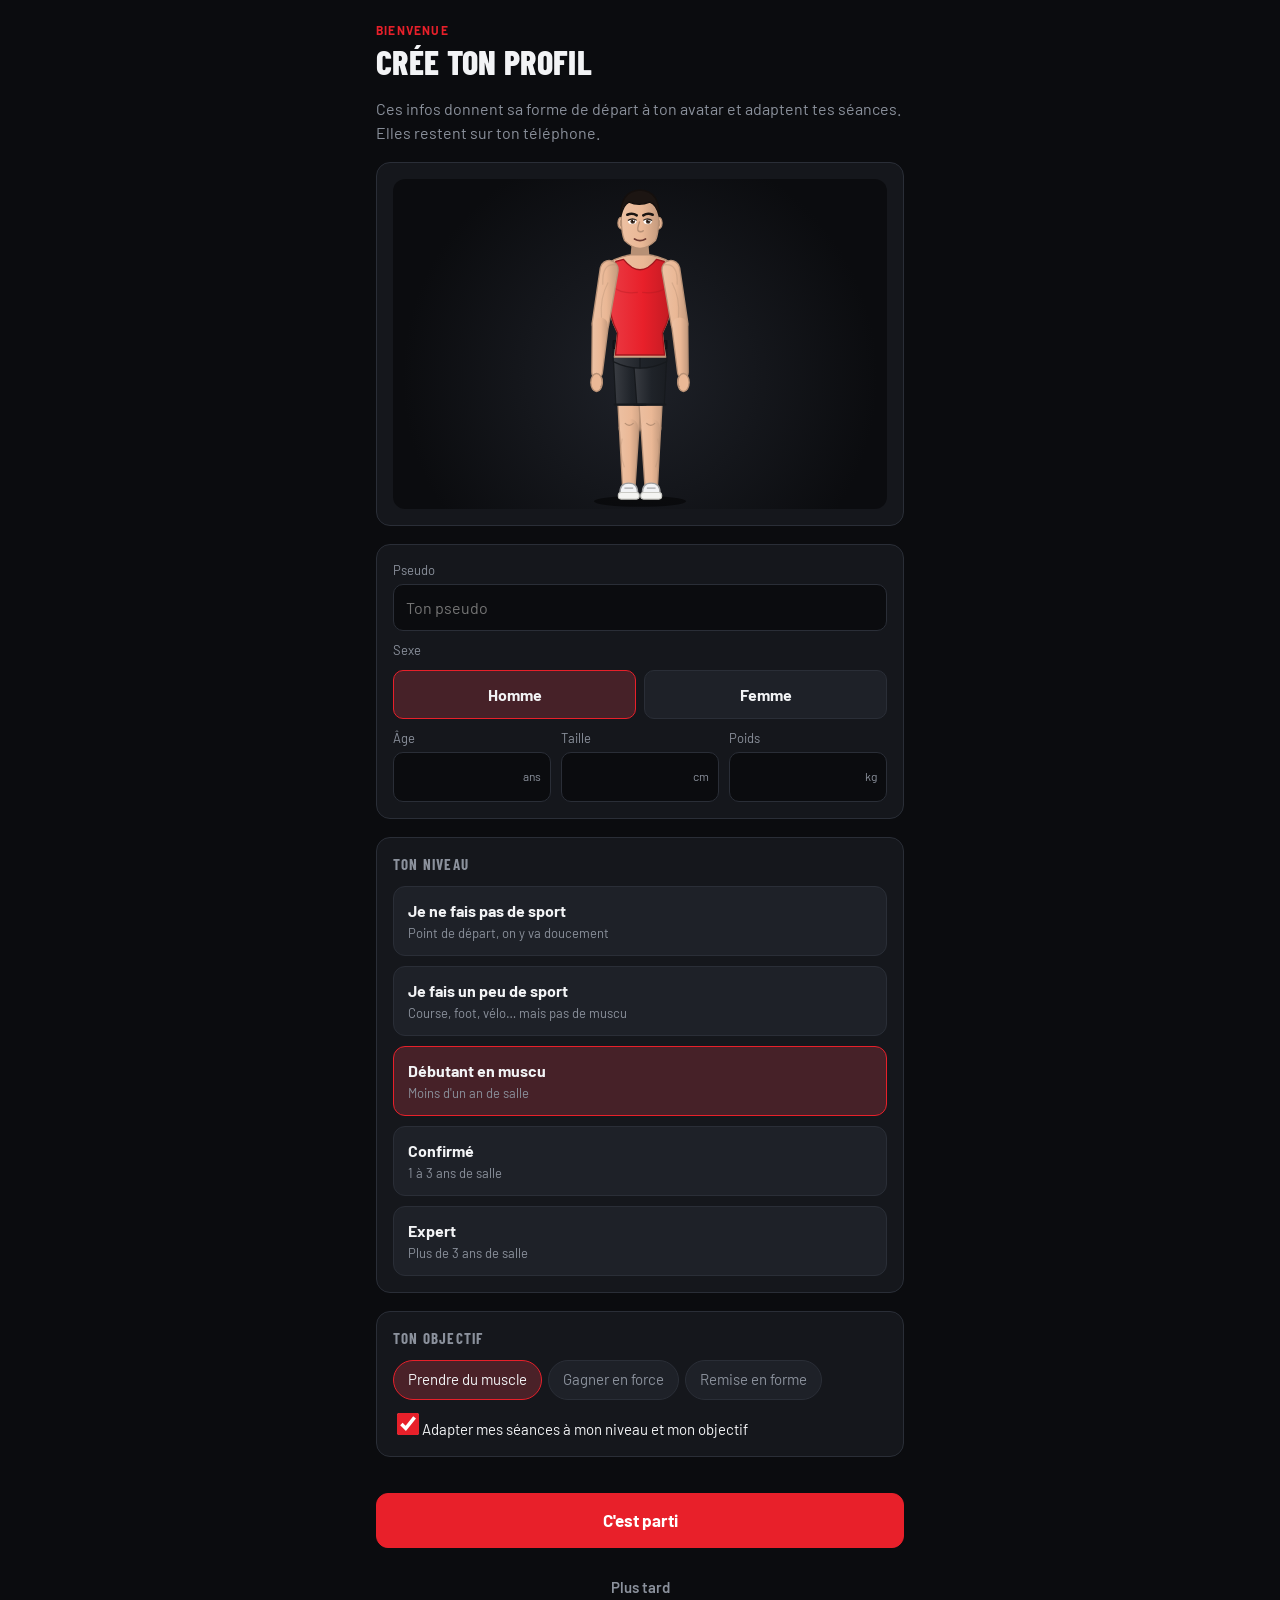
<file: index.html>
<!DOCTYPE html>
<html lang="fr">
<head>
<meta charset="utf-8">
<meta name="viewport" content="width=device-width, initial-scale=1">
<title>Rang de Séance</title>
<link rel="manifest" href="manifest.webmanifest">
<meta name="theme-color" content="#0b0c0f">
<link rel="icon" type="image/png" href="icons/icon-192.png">
<link rel="apple-touch-icon" href="icons/icon-192.png">
<link rel="stylesheet" href="fonts/fonts.css">
<style>
:root {
  /* Un seul monde visuel sombre "salle de sport" : noir profond, rouge sport, les rangs apportent la couleur. */
  --bg: #0b0c0f;
  --surface: #15171c;
  --surface-2: #1e2128;
  --line: #2a2e37;
  --text: #f2f3f5;
  --muted: #8b919c;
  --accent: #e8202a;
  --accent-ink: #ffffff;
  --good: #3ecf8e;
  --danger: #ff5c5c;
  --display: "Barlow Condensed", "Arial Narrow", system-ui, sans-serif;
  --body: "Barlow", system-ui, -apple-system, "Segoe UI", sans-serif;
  color-scheme: dark;
}
* { box-sizing: border-box; }
html, body { height: 100%; margin: 0; }
body {
  background: var(--bg); color: var(--text); font-family: var(--body);
  font-size: 16px; line-height: 1.45; -webkit-tap-highlight-color: transparent;
}
button, input, select { font: inherit; color: inherit; }
button { cursor: pointer; }
button:disabled { opacity: .45; cursor: default; }
:focus-visible { outline: 2px solid var(--accent); outline-offset: 2px; }
#app { max-width: 560px; margin: 0 auto; padding: 16px 16px 120px; display: flex; flex-direction: column; gap: 18px; }
h1, h2, h3 { font-family: var(--display); margin: 0; text-wrap: balance; letter-spacing: .01em; }
h1 { font-size: 34px; font-weight: 800; text-transform: uppercase; line-height: 1; }
h2 { font-size: 15px; font-weight: 700; text-transform: uppercase; letter-spacing: .08em; color: var(--muted); }
h3 { font-size: 22px; font-weight: 700; line-height: 1.1; overflow-wrap: anywhere; }
.num { font-variant-numeric: tabular-nums; }
.muted { color: var(--muted); }
.small { font-size: 13px; }
.row { display: flex; align-items: center; gap: 12px; }
.between { justify-content: space-between; }
.stack { display: flex; flex-direction: column; gap: 10px; }
.card { background: var(--surface); border: 1px solid var(--line); border-radius: 14px; padding: 16px; }
.btn {
  border-radius: 12px; padding: 14px 18px; font-weight: 700; font-size: 17px;
  background: var(--surface-2); border: 1px solid var(--line);
}
.btn.primary { background: var(--accent); color: var(--accent-ink); border-color: var(--accent); }
.btn.danger { color: var(--danger); }
.btn.block { width: 100%; }
.btn.sm { padding: 9px 12px; font-size: 15px; }
.btn.ghost { background: transparent; border-color: transparent; color: var(--muted); padding: 10px 6px; font-weight: 600; font-size: 15px; }
.link { background: none; border: 0; color: var(--accent); font-weight: 600; padding: 4px 0; font-size: 15px; }
.eyebrow { font-size: 12px; font-weight: 700; letter-spacing: .1em; text-transform: uppercase; color: var(--accent); }

/* Accueil */
.top { display: flex; align-items: flex-end; justify-content: space-between; gap: 12px; padding-top: 6px; }
.brand-sub { color: var(--muted); font-size: 14px; margin-top: 4px; }
.hero { border-color: color-mix(in srgb, var(--accent) 45%, var(--line)); background: linear-gradient(160deg, color-mix(in srgb, var(--accent) 16%, var(--surface)) 0%, var(--surface) 60%); display: flex; flex-direction: column; gap: 14px; }
.hero h3 { font-size: 34px; }
.chips { display: flex; flex-wrap: wrap; gap: 6px; }
.chip { font-size: 13px; padding: 4px 10px; border-radius: 99px; background: var(--surface-2); border: 1px solid var(--line); color: var(--muted); }
.prog-grid { display: grid; grid-template-columns: 1fr 1fr; gap: 10px; }
.prog { text-align: left; display: flex; flex-direction: column; gap: 8px; padding: 14px; background: var(--surface); border: 1px solid var(--line); border-radius: 14px; min-height: 132px; }
.prog .best { display: flex; align-items: center; gap: 8px; margin-top: auto; font-size: 13px; color: var(--muted); }
.prog h3 { font-size: 20px; }
.ico-s { width: 34px; height: 28px; flex: none; }
.ico-m { width: 54px; height: 44px; flex: none; }
.ico-l { width: 84px; height: 68px; flex: none; }
.hist-item { display: flex; align-items: center; gap: 12px; padding: 10px 0; border-top: 1px solid var(--line); }
.hist-item:first-child { border-top: 0; }
.hist-item .grow { flex: 1; min-width: 0; }
.hist-score { font-family: var(--display); font-size: 26px; font-weight: 800; }
.ladder { display: grid; grid-template-columns: repeat(4, 1fr); gap: 8px; }
.ladder div { display: flex; flex-direction: column; align-items: center; gap: 2px; font-size: 12px; text-align: center; }
.ladder b { font-size: 13px; }
.resume { border-color: var(--good); display: flex; align-items: center; gap: 12px; }
.resume .grow { flex: 1; min-width: 0; }
.dot { width: 10px; height: 10px; border-radius: 50%; background: var(--good); box-shadow: 0 0 0 4px color-mix(in srgb, var(--good) 25%, transparent); flex: none; }

/* Rang de la semaine */
.week { display: flex; flex-direction: column; gap: 12px; }
.week-main { display: flex; align-items: center; gap: 14px; }
.week-main .grow { flex: 1; min-width: 0; }
.week-rank { font-family: var(--display); font-size: 32px; font-weight: 800; text-transform: uppercase; line-height: 1; }
.week.empty .ico-l { opacity: .35; filter: grayscale(1); }
.days { display: grid; grid-template-columns: repeat(7, 1fr); gap: 6px; }
.day { display: flex; flex-direction: column; align-items: center; gap: 4px; font-size: 12px; color: var(--muted); }
.day i { width: 100%; height: 8px; border-radius: 4px; background: var(--surface-2); }
.day.on i { background: var(--accent); }
.day.today { color: var(--text); font-weight: 700; }

/* Séance */
.sbar { position: sticky; top: 0; z-index: 5; background: color-mix(in srgb, var(--bg) 92%, transparent); backdrop-filter: blur(8px); margin: -16px -16px 0; padding: 12px 16px; border-bottom: 1px solid var(--line); display: flex; flex-direction: column; gap: 10px; }
.chrono { font-family: var(--display); font-size: 26px; font-weight: 700; }
.progress { height: 6px; border-radius: 6px; background: var(--surface-2); overflow: hidden; }
.progress > i { display: block; height: 100%; background: var(--accent); border-radius: 6px; transition: width .3s; }
.ex-head { display: flex; justify-content: space-between; align-items: baseline; gap: 10px; }
.ex-target { font-family: var(--display); font-size: 20px; font-weight: 700; color: var(--accent); white-space: nowrap; }
.ex.done { border-color: color-mix(in srgb, var(--good) 55%, var(--line)); }
.set { display: grid; grid-template-columns: 34px 1fr 1fr 52px; gap: 8px; align-items: center; }
.set.nw { grid-template-columns: 34px 1fr 52px; }
.set-n { font-family: var(--display); font-weight: 700; font-size: 18px; color: var(--muted); }
.field { position: relative; display: block; }
.field input {
  width: 100%; padding: 12px 40px 12px 12px; border-radius: 10px; border: 1px solid var(--line);
  background: var(--bg); font-size: 18px; font-weight: 600; font-variant-numeric: tabular-nums;
}
.field span { position: absolute; right: 10px; top: 50%; transform: translateY(-50%); font-size: 12px; color: var(--muted); pointer-events: none; }
.check { height: 48px; border-radius: 10px; border: 1px solid var(--line); background: var(--surface-2); display: grid; place-items: center; }
.check svg { width: 22px; height: 22px; stroke: var(--muted); }
.set.is-done .check { background: var(--good); border-color: var(--good); }
.set.is-done .check svg { stroke: #062014; }
.set.is-done input { color: var(--muted); }
.restbar {
  position: fixed; left: 50%; transform: translateX(-50%); bottom: 12px; width: min(528px, calc(100% - 32px)); z-index: 20;
  background: var(--surface-2); border: 1px solid var(--accent); border-radius: 16px; padding: 12px 14px; display: flex; align-items: center; gap: 10px;
  box-shadow: 0 10px 30px rgba(0,0,0,.5);
}
.restbar[hidden] { display: none; }
.rest-time { font-family: var(--display); font-size: 36px; font-weight: 800; min-width: 78px; }
.restbar .grow { flex: 1; }
.restbar .btn { padding: 10px; font-size: 15px; white-space: nowrap; }

/* Résultat */
.result { text-align: center; align-items: center; display: flex; flex-direction: column; gap: 8px; padding: 26px 16px; overflow: hidden; position: relative; }
.result::before { content: ""; position: absolute; inset: -40% -20% auto; height: 120%; background: radial-gradient(closest-side, var(--rank-glow, transparent), transparent); opacity: .35; pointer-events: none; }
.result > * { position: relative; }
.emblem-big { width: 190px; height: 150px; animation: pop .7s cubic-bezier(.2,1.4,.4,1) both; }
.rank-name { font-family: var(--display); font-size: 48px; font-weight: 800; text-transform: uppercase; line-height: 1; letter-spacing: .03em; }
.score-big { font-family: var(--display); font-size: 22px; font-weight: 700; }
.next-bar { width: 100%; max-width: 320px; }
.breakdown { display: grid; grid-template-columns: 1fr auto; gap: 8px 12px; }
.breakdown .bar { grid-column: 1 / -1; height: 6px; background: var(--surface-2); border-radius: 6px; overflow: hidden; margin-top: -4px; }
.breakdown .bar i { display: block; height: 100%; background: var(--accent); }
.stats { display: grid; grid-template-columns: 1fr 1fr; gap: 10px; }
.stat { background: var(--surface); border: 1px solid var(--line); border-radius: 12px; padding: 12px; }
.stat b { display: block; font-family: var(--display); font-size: 26px; font-weight: 700; }
@keyframes pop { from { transform: scale(.3) rotate(-8deg); opacity: 0; } to { transform: none; opacity: 1; } }

/* Éditeur */
.txt, .sel, .numin {
  width: 100%; padding: 11px 12px; border-radius: 10px; border: 1px solid var(--line); background: var(--bg); font-size: 16px;
}
.txt.big { font-family: var(--display); font-size: 24px; font-weight: 700; }
.ed-grid { display: grid; grid-template-columns: 1fr 1fr; gap: 10px; }
.ed-grid label, .lbl { display: flex; flex-direction: column; gap: 4px; font-size: 13px; color: var(--muted); }
.chk { flex-direction: row !important; align-items: center; gap: 10px !important; font-size: 15px !important; color: var(--text) !important; }
.chk input { width: 22px; height: 22px; accent-color: var(--accent); }
.tools { display: flex; gap: 6px; flex: none; }
.tools .btn { padding: 8px 11px; font-size: 15px; }
.ed-list .item { display: flex; align-items: center; gap: 10px; padding: 12px 0; border-top: 1px solid var(--line); }
.ed-list .item:first-child { border-top: 0; }
.ed-list .item .grow { flex: 1; min-width: 0; }
.note { border-left: 3px solid var(--accent); padding: 8px 12px; background: var(--surface-2); border-radius: 0 10px 10px 0; font-size: 14px; }

/* Avatar */
.avatar-card { display: flex; align-items: center; gap: 14px; text-align: left; width: 100%; }
.av-stage { flex: none; width: 96px; height: 144px; border-radius: 12px; background: radial-gradient(circle at 50% 60%, var(--surface-2), var(--bg) 75%); display: grid; place-items: center; overflow: hidden; }
.av-stage.big { width: 100%; height: 330px; }
.av-s { width: 96px; height: 144px; }
.av-l { width: 220px; height: 330px; }
.av-name { font-family: var(--display); font-size: 28px; font-weight: 800; line-height: 1; overflow-wrap: anywhere; }
.lvl-pill { font-family: var(--display); font-weight: 700; font-size: 15px; padding: 2px 10px; border-radius: 99px; background: var(--accent); color: var(--accent-ink); }
.av-hero { display: flex; flex-direction: column; align-items: center; gap: 10px; text-align: center; }
.txt.center { text-align: center; }
.av-body { transform-origin: 50% 100%; transform-box: fill-box; animation: breathe 3.6s ease-in-out infinite; }
.pump { animation: pump 1.6s ease-in-out infinite; }
@keyframes breathe { 50% { transform: scale(1.012, 1.018); } }
@keyframes pump { 50% { opacity: .15; } }
.mrow { display: grid; grid-template-columns: 112px 1fr 44px; gap: 10px; align-items: center; }
.mname { font-weight: 600; }
.mbar { height: 10px; border-radius: 6px; background: var(--surface-2); overflow: hidden; }
.mbar i { display: block; height: 100%; border-radius: 6px; background: linear-gradient(90deg, color-mix(in srgb, var(--accent) 60%, #000), var(--accent)); }
.mrow b { text-align: right; font-size: 14px; }
.tag { font-size: 11px; font-weight: 700; text-transform: uppercase; letter-spacing: .06em; color: var(--accent-ink); background: var(--accent); border-radius: 6px; padding: 1px 6px; vertical-align: 2px; }
.swatches { display: flex; gap: 10px; flex-wrap: wrap; }
.sw { width: 38px; height: 38px; border-radius: 50%; border: 2px solid var(--line); }
.sw.on { outline: 3px solid var(--accent); outline-offset: 2px; }
.chip { cursor: default; }
button.chip { cursor: pointer; font-size: 15px; padding: 8px 14px; }
.chip.on { background: color-mix(in srgb, var(--accent) 22%, var(--surface-2)); border-color: var(--accent); color: var(--text); }
.levelup { font-family: var(--display); font-size: 18px; font-weight: 800; text-transform: uppercase; letter-spacing: .06em; color: var(--accent); animation: pop .7s cubic-bezier(.2,1.4,.4,1) both; }
.lvl-up { border-color: var(--accent); }

/* Profil */
.seg { display: grid; grid-template-columns: 1fr 1fr; gap: 8px; }
.seg button { padding: 12px; border-radius: 10px; border: 1px solid var(--line); background: var(--surface-2); font-weight: 700; }
.seg button.on, .opt.on { border-color: var(--accent); background: color-mix(in srgb, var(--accent) 20%, var(--surface-2)); }
.opt { text-align: left; display: flex; flex-direction: column; gap: 2px; padding: 12px 14px; border-radius: 12px; border: 1px solid var(--line); background: var(--surface-2); }
.ed-grid.three { grid-template-columns: repeat(3, 1fr); }
.ed-grid.three .field input { padding-right: 34px; font-size: 17px; }
.pstats { display: grid; grid-template-columns: 1fr 1fr; gap: 12px; }
.pstats div { display: flex; flex-direction: column; gap: 2px; }

.mm-row { display: flex; gap: 14px; align-items: center; }
.mm { flex: none; width: 104px; height: 156px; border-radius: 12px; background: radial-gradient(circle at 50% 55%, var(--surface-2), var(--bg) 80%); }
.mm-svg { width: 100%; height: 100%; display: block; }
.mm-row .mrow { grid-template-columns: 70px 1fr 38px; gap: 8px; font-size: 14px; }

.install { border-color: var(--accent); }
.inst-ico { width: 44px; height: 36px; flex: none; }
.inst-ico svg { width: 100%; height: 100%; }

/* Animations */
.ex-top { display: flex; gap: 12px; align-items: flex-start; }
.ex-top .grow { flex: 1; min-width: 0; display: flex; flex-direction: column; gap: 4px; align-items: flex-start; }
.ex-top .ex-head { width: 100%; }
.mv-thumb { position: relative; flex: none; width: 76px; height: 76px; border-radius: 12px; border: 1px solid var(--line); background: radial-gradient(circle at 50% 60%, var(--surface-2), var(--bg) 80%); padding: 0; overflow: hidden; }
.thumb-svg { width: 100%; height: 100%; display: block; }
.mv-play { position: absolute; right: 4px; bottom: 4px; width: 22px; height: 22px; border-radius: 50%; background: var(--accent); color: #fff; font-size: 10px; display: grid; place-items: center; }
.sheet { align-items: end; }
.sheet .card { max-width: 560px; border-radius: 18px 18px 0 0; padding-bottom: 24px; max-height: 92vh; overflow: auto; }
.move-stage { width: 100%; aspect-ratio: 1; border-radius: 14px; background: radial-gradient(circle at 50% 55%, #1a1d24, var(--bg) 75%); border: 1px solid var(--line); }
.move-svg { width: 100%; height: 100%; display: block; }
.tips { margin: 0; padding-left: 20px; display: flex; flex-direction: column; gap: 6px; }
.tips li::marker { color: var(--accent); }

/* Fenêtre de confirmation */
.modal { position: fixed; inset: 0; background: rgba(0,0,0,.6); display: grid; place-items: center; padding: 16px; z-index: 50; }
.modal[hidden] { display: none; }
.modal .card { max-width: 400px; width: 100%; display: flex; flex-direction: column; gap: 14px; }
.modal .row .btn { flex: 1; }

@media (prefers-reduced-motion: reduce) {
  * { animation: none !important; transition: none !important; }
}
</style>
</head>
<body>
<main id="app"></main>
<div class="restbar" id="restbar" hidden>
  <div>
    <div class="small muted">Repos</div>
    <div class="rest-time num" id="restTime">1:30</div>
  </div>
  <div class="grow"></div>
  <button class="btn" data-act="rest-add" data-v="-15">−15 s</button>
  <button class="btn" data-act="rest-add" data-v="15">+15 s</button>
  <button class="btn primary" data-act="rest-skip">Passer</button>
</div>
<div class="modal sheet" id="moveSheet" hidden>
  <div class="card" role="dialog" aria-modal="true" aria-labelledby="moveTitle">
    <div class="row between"><h3 id="moveTitle"></h3><button class="btn sm" id="moveClose" data-act="move-close">Fermer</button></div>
    <div class="move-stage" id="moveStage"></div>
    <div class="chips" id="moveMus"></div>
    <ul class="tips" id="moveTips"></ul>
  </div>
</div>
<div class="modal" id="modal" hidden>
  <div class="card" role="dialog" aria-modal="true" aria-labelledby="modalTitle">
    <h3 id="modalTitle"></h3>
    <p class="muted" id="modalText" style="margin:0"></p>
    <div class="row" id="modalBtns">
      <button class="btn" id="modalNo">Annuler</button>
      <button class="btn primary" id="modalYes">Confirmer</button>
    </div>
  </div>
</div>

<script>
/* ---------- Programme par défaut ---------- */
const DEFAULT_PROGRAMS = [
  { id: "ed", name: "Épaules + Dos", ex: [
    { n: "Développé militaire", s: 4, t: 8, w: true },
    { n: "Élévations latérales", s: 3, t: 12, w: true },
    { n: "Tractions", s: 4, t: 8, w: false, note: "max" },
    { n: "Rowing barre", s: 4, t: 8, w: true },
    { n: "Tirage vertical", s: 3, t: 10, w: true },
    { n: "Face pull", s: 3, t: 15, w: true }
  ]},
  { id: "j", name: "Jambes", ex: [
    { n: "Squat", s: 4, t: 8, w: true, rest: 120 },
    { n: "Presse à cuisses", s: 3, t: 10, w: true },
    { n: "Leg curl", s: 3, t: 12, w: true },
    { n: "Fentes haltères", s: 3, t: 10, w: true, note: "par jambe" },
    { n: "Mollets debout", s: 4, t: 15, w: true, rest: 60 }
  ]},
  { id: "pt", name: "Pecs + Triceps", ex: [
    { n: "Développé couché", s: 4, t: 8, w: true, rest: 120 },
    { n: "Développé incliné haltères", s: 3, t: 10, w: true },
    { n: "Écarté à la poulie", s: 3, t: 12, w: true },
    { n: "Dips", s: 3, t: 10, w: false, note: "max" },
    { n: "Extension triceps poulie", s: 3, t: 12, w: true }
  ]},
  { id: "ba", name: "Bras + Abdos + Cardio", ex: [
    { n: "Curl barre", s: 3, t: 10, w: true },
    { n: "Curl marteau", s: 3, t: 12, w: true },
    { n: "Gainage", s: 3, t: 45, w: false, u: "s", rest: 60 },
    { n: "Relevés de jambes", s: 3, t: 12, w: false, rest: 60 },
    { n: "Cardio (vélo ou tapis)", s: 1, t: 20, w: false, u: "min", rest: 0 }
  ]}
];
const clone = o => JSON.parse(JSON.stringify(o));
const esc = s => String(s ?? "").replace(/[&<>"']/g, c => ({ "&": "&amp;", "<": "&lt;", ">": "&gt;", '"': "&quot;", "'": "&#39;" }[c]));
const unitOf = e => e.u === "s" ? "sec" : e.u === "min" ? "min" : "reps";
const restOf = e => e.rest ?? 90;

/* ---------- Rangs ---------- */
const RANKS = [
  { name: "Fer",     min: 0,  c1: "#b9bec6", c2: "#5d636c" },
  { name: "Bronze",  min: 30, c1: "#f0a86b", c2: "#8a4c22" },
  { name: "Argent",  min: 45, c1: "#f1f5fa", c2: "#8994a3" },
  { name: "Or",      min: 60, c1: "#ffe08a", c2: "#c08a12" },
  { name: "Platine", min: 72, c1: "#a8f2e6", c2: "#2a9c8d" },
  { name: "Diamant", min: 82, c1: "#b8d6ff", c2: "#3d6fe0" },
  { name: "Maître",  min: 90, c1: "#dcc2ff", c2: "#7b3fe0" },
  { name: "Légende", min: 96, c1: "#ffe9b0", c2: "#ff3b2f" }
];
const rankIndex = score => { let i = 0; RANKS.forEach((r, k) => { if (score >= r.min) i = k; }); return i; };

let gid = 0;
function emblem(i, cls) {
  const r = RANKS[i], id = "g" + (++gid);
  const chev = [40, 52, 64].slice(0, Math.min(i + 1, 3))
    .map(y => `<path d="M52 ${y} L70 ${y + 10} L88 ${y}" fill="none" stroke="${r.c1}" stroke-width="6" stroke-linecap="round" stroke-linejoin="round"/>`).join("");
  const wings = i >= 4 ? `<path d="M26 26 L2 18 L10 38 L0 50 L14 54 L6 66 L28 66 Z" fill="url(#${id})" opacity=".9"/><path d="M114 26 L138 18 L130 38 L140 50 L126 54 L134 66 L112 66 Z" fill="url(#${id})" opacity=".9"/>` : "";
  const star = i >= 6 ? `<path d="M70 0 L74 9 L84 10 L77 16 L79 26 L70 21 L61 26 L63 16 L56 10 L66 9 Z" fill="${r.c1}"/>` : "";
  return `<svg class="${cls || ""}" viewBox="0 -4 140 114" aria-hidden="true">
    <defs><linearGradient id="${id}" x1="0" y1="0" x2="0" y2="1"><stop offset="0" stop-color="${r.c1}"/><stop offset="1" stop-color="${r.c2}"/></linearGradient></defs>
    ${wings}
    <path d="M70 6 L112 22 L108 70 Q100 94 70 106 Q40 94 32 70 L28 22 Z" fill="url(#${id})"/>
    <path d="M70 16 L102 29 L99 68 Q92 87 70 96 Q48 87 41 68 L38 29 Z" fill="#14181e" opacity=".82"/>
    ${chev}${star}
  </svg>`;
}

/* ---------- Score d'une séance (0 à 100) ----------
   Séries terminées : 40 pts · Répétitions atteintes : 30 pts · Progression vs dernière fois : 30 pts */
function scoreSession(prog, sets, prevVolume) {
  let total = 0, done = 0, ratioSum = 0, vol = 0;
  prog.ex.forEach((e, i) => (sets[i] || []).forEach(s => {
    total++;
    if (!s.done) return;
    done++;
    const r = Math.max(0, +s.r || 0);
    ratioSum += Math.min(r / Math.max(1, e.t), 1.2);
    vol += r * (e.w && +s.w > 0 ? +s.w : (!e.w && !e.u && bodyWeight() ? bodyWeight() : 1));
  }));
  const completion = total ? done / total : 0;
  const repsAvg = done ? ratioSum / done : 0;
  const cPts = Math.round(completion * 40);
  const rPts = Math.round(Math.min(repsAvg, 1) * 30);
  let pPts = 0, ratio = null;
  if (done) {
    if (prevVolume > 0) {
      ratio = vol / prevVolume;
      pPts = ratio >= 1.05 ? 30 : ratio >= 1 ? 24 : ratio >= 0.95 ? 16 : ratio >= 0.85 ? 8 : 3;
    } else pPts = 18;
  }
  return { score: cPts + rPts + pPts, cPts, rPts, pPts, completion, vol: Math.round(vol), ratio, done, total };
}

/* ---------- Rang de la semaine ----------
   Moyenne des scores de la semaine × (séances faites / objectif, plafonné à 1) */
const DAY = 864e5;
function weekStart(ms) { const d = new Date(ms); d.setHours(0, 0, 0, 0); d.setDate(d.getDate() - (d.getDay() + 6) % 7); return d.getTime(); }
function weekStats(ws) {
  const list = store.history.filter(h => h.date >= ws && h.date < ws + 7 * DAY);
  const goal = Math.max(1, store.goal || 4);
  const avg = list.length ? list.reduce((s, h) => s + h.score, 0) / list.length : 0;
  const days = new Set(list.map(h => (new Date(h.date).getDay() + 6) % 7));
  return { count: list.length, goal, avg: Math.round(avg), score: Math.round(avg * Math.min(list.length / goal, 1)), days };
}

/* ---------- Avatar : muscles, XP et niveaux ---------- */
const MUSCLES = [
  { k: "epaules", n: "Épaules" }, { k: "dos", n: "Dos" }, { k: "pecs", n: "Pecs" }, { k: "bras", n: "Bras" },
  { k: "abdos", n: "Abdos" }, { k: "jambes", n: "Jambes" }, { k: "cardio", n: "Cardio" }
];
const MUSCLE_NAME = Object.fromEntries(MUSCLES.map(m => [m.k, m.n]));
const GUESS = [
  [/leg curl|leg extension|leg press|ischio|curl jambes|curl allong/i, "jambes"],
  [/gainage|planche|abdo|crunch|relev[ée]s? de jambes|russian|roue|oblique/i, "abdos"],
  [/cardio|tapis|(^|[^a-zà-ÿ])v[ée]lo|course|rameur|corde à sauter|elliptique|running|marche|natation/i, "cardio"],
  [/curl|triceps|biceps|dips|barre au front|kickback|marteau|avant-bras/i, "bras"],
  [/militaire|[ée]l[ée]vation|[ée]paule|face pull|arnold|oiseau|delto/i, "epaules"],
  [/traction|rowing|tirage|dos|soulev[ée] de terre|pull.?over|lombaire|shrug|trap/i, "dos"],
  [/couch[ée]|pec|[ée]cart[ée]|pompe|inclin[ée]|d[ée]clin[ée]|butterfly|chest/i, "pecs"],
  [/squat|presse|leg|fente|mollet|cuisse|ischio|quadri|hip thrust|jambe|adducteur|abducteur/i, "jambes"]
];
const guessMuscle = name => { for (const [re, k] of GUESS) if (re.test(name || "")) return k; return "autre"; };
const muscleOf = e => e.m && e.m !== "auto" ? e.m : guessMuscle(e.n);
function setXP(u, w, r) {
  r = Math.max(0, +r || 0);
  if (u === "min") return 3 * r;
  if (u === "s") return 10 + r / 6;
  return 10 + Math.min(+w || 0, 200) / 4;
}
const mLevel = xp => Math.min(10, Math.sqrt(xp / 120));
const levelOf = total => Math.floor(Math.sqrt(total / 150)) + 1;
const TITLES = [[20, "Légende vivante"], [15, "Titan"], [10, "Machine"], [6, "Athlète"], [3, "Régulier"], [1, "Débutant"]];
const titleOf = lvl => TITLES.find(([n]) => lvl >= n)[1];
function avatarStats(history) {
  const byName = {};
  store.programs.forEach(p => p.ex.forEach(e => { byName[e.n] = e; }));
  const mx = {}; let total = 0;
  (history || store.history).forEach(h => {
    total += h.score || 0;
    (h.exercises || []).forEach(ex => {
      const ref = byName[ex.n] || {};
      const m = ex.m || (ref.n ? muscleOf(ref) : guessMuscle(ex.n));
      const u = ex.u ?? ref.u ?? "", isW = ref.n ? !!ref.w : ex.sets.some(z => +z.w > 0);
      ex.sets.forEach(s => { if (!s.done) return; const x = setXP(u, +s.w > 0 ? s.w : (!isW && !u ? bodyWeight() * .5 : 0), s.r); total += x; mx[m] = (mx[m] || 0) + x; });
    });
  });
  total = Math.round(total);
  const level = levelOf(total);
  return { mx, total, level, title: titleOf(level), cur: 150 * (level - 1) ** 2, next: 150 * level ** 2 };
}
function histVolume(h) {
  if (!h) return 0;
  if (!h.exercises || !h.exercises.length) return h.vol || 0;
  const byName = {};
  store.programs.forEach(p => p.ex.forEach(e => { byName[e.n] = e; }));
  let vol = 0;
  h.exercises.forEach(ex => {
    const ref = byName[ex.n], u = ex.u ?? (ref ? ref.u || "" : ""), isW = ref ? !!ref.w : ex.sets.some(z => +z.w > 0);
    ex.sets.forEach(z => { if (!z.done) return; const r = Math.max(0, +z.r || 0); vol += r * (+z.w > 0 ? +z.w : (!isW && !u && bodyWeight() ? bodyWeight() : 1)); });
  });
  return Math.round(vol);
}
function pumpedMuscles() {
  const last = store.history[store.history.length - 1];
  if (!last || Date.now() - last.date > 36 * 36e5) return new Set();
  return new Set((last.exercises || []).filter(ex => ex.sets.some(s => s.done)).map(ex => ex.m || guessMuscle(ex.n)));
}


const BASE_XP = [0, 250, 900, 2400, 5000];
const EXPERIENCES = [
  ["Je ne fais pas de sport", "Point de départ, on y va doucement"],
  ["Je fais un peu de sport", "Course, foot, vélo… mais pas de muscu"],
  ["Débutant en muscu", "Moins d'un an de salle"],
  ["Confirmé", "1 à 3 ans de salle"],
  ["Expert", "Plus de 3 ans de salle"]
];
const GOALS = [["muscle", "Prendre du muscle"], ["force", "Gagner en force"], ["forme", "Remise en forme"]];
const defaultProfile = () => ({ done: false, skipped: false, sex: "h", age: "", height: "", weight: "", exp: 2, goal: "muscle" });
const bodyWeight = () => { const w = +(store.profile && store.profile.weight); return w >= 30 && w <= 250 ? w : 0; };

/* Couleur d'un muscle selon son niveau : gris ardoise → rouge vif */
const LV_STOPS = [[0, [44, 49, 58]], [.25, [84, 44, 50]], [.6, [170, 30, 40]], [1, [255, 58, 58]]];
function lvColor(t) {
  t = Math.max(0, Math.min(1, t));
  for (let i = 1; i < LV_STOPS.length; i++) {
    const [t1, c1] = LV_STOPS[i - 1], [t2, c2] = LV_STOPS[i];
    if (t <= t2) { const k = (t - t1) / (t2 - t1); return "rgb(" + c1.map((v, n) => Math.round(v + (c2[n] - v) * k)).join(",") + ")"; }
  }
  return "rgb(255,58,58)";
}
function capsule(x1, y1, x2, y2, r1, r2) {
  const dx = x2 - x1, dy = y2 - y1, len = Math.hypot(dx, dy) || 1, nx = -dy / len, ny = dx / len, f = n => n.toFixed(1);
  return `M${f(x1 + nx * r1)} ${f(y1 + ny * r1)} L${f(x2 + nx * r2)} ${f(y2 + ny * r2)} A${f(r2)} ${f(r2)} 0 0 0 ${f(x2 - nx * r2)} ${f(y2 - ny * r2)} L${f(x1 - nx * r1)} ${f(y1 - ny * r1)} A${f(r1)} ${f(r1)} 0 0 0 ${f(x1 + nx * r1)} ${f(y1 + ny * r1)} Z`;
}
function bodyShape(pr) {
  const clamp = (v, lo, hi) => Math.max(lo, Math.min(hi, v));
  const hgt = clamp(+pr.height || 175, 120, 230), wgt = clamp(+pr.weight || 0, 0, 250);
  const bmi = wgt ? wgt / (hgt / 100) ** 2 : 22.5;
  const fat = clamp((bmi - 23.5) / 9, -.4, 1);
  return { hgt, fat, fp: Math.max(fat, 0), fem: pr.sex === "f", k: 1 + clamp((hgt - 175) / 25, -1, 1) * .06 };
}

/* Carte anatomique de face. Chaque muscle prend la couleur de son niveau. */
function drawMuscleMap(st, cfg, o = {}) {
  const pr = Object.assign(defaultProfile(), o.prof || {});
  const { fat, fp, fem, k } = bodyShape(pr);
  const base = pr.done ? BASE_XP[pr.exp] || 0 : 0;
  const L = m => mLevel((st ? st.mx[m] || 0 : 0) + base) / 10;
  const s = L("epaules"), d = L("dos"), p = L("pecs"), b = L("bras"), a = L("abdos"), j = L("jambes");
  const pump = o.pump || new Set(), uid = o.uid || 0, cx = 100, f = n => n.toFixed(1);
  const BASE = "#1b1f26", EDGE = "#3a414d", SEP = "#08090b", CLOTH = "#0e1014";
  const C = m => lvColor(L(m) * (m === "abdos" ? 1 - .7 * fp : 1));
  let glows = "";
  const M = (m, d_, extra = "") => {
    if (pump.has(m)) glows += `<path d="${d_}" fill="#ff2a2a"/>`;
    return `<path d="${d_}" fill="${C(m)}" stroke="${pump.has(m) ? "#ff9a9a" : SEP}" stroke-width="${pump.has(m) ? 1.2 : 1}" ${extra}/><path d="${d_}" fill="url(#sh${uid})"/>`;
  };
  const sides = fn => fn(-1) + fn(1);
  const ell = (x, y, rx, ry, rot = 0) => { const c = Math.cos(rot * Math.PI / 180), sn = Math.sin(rot * Math.PI / 180), pt = t => [x + rx * Math.cos(t) * c - ry * Math.sin(t) * sn, y + rx * Math.cos(t) * sn + ry * Math.sin(t) * c]; let dd = ""; for (let i = 0; i <= 24; i++) { const [px, py] = pt(i / 24 * Math.PI * 2); dd += (i ? "L" : "M") + f(px) + " " + f(py); } return dd + "Z"; };

  const sh = 33 + 8 * s + 5 * d + 2 * fat - (fem ? 5 : 0);
  const wa = 20 + 2 * d + 9 * fp + 3 * Math.min(fat, 0) - (fem ? 3 : 0);
  const hip = wa + (fem ? 9 : 4) + 2 * fp;
  const lat = wa + 8 + 9 * d - 3 * fp;
  const ua = 7 + 5 * b + 2 * fat, fa = 6 + 3 * b + 1.5 * fat;
  const tq = 11 + 6 * j + 4 * fat + (fem ? 2 : 0), tc = 7 + 4 * j + 2 * fat;
  const hx = z => cx + z * (11 + 2 * j + 2 * fp + (fem ? 2 : 0));

  // ---- silhouette de base ----
  let bs = "";
  if (fem) bs += `<path d="M${cx + 5} 20 Q${cx + 21} 26 ${cx + 17} 56 Q${cx + 12} 42 ${cx + 6} 30 Z" fill="${BASE}" stroke="${EDGE}" stroke-width="1.5"/>`;
  bs += sides(z => `<path d="${capsule(hx(z), 164, cx + z * (12 + 2 * j), 232, tq, 7.5)}" fill="${BASE}" stroke="${EDGE}" stroke-width="1.5"/>`);
  bs += sides(z => `<path d="${capsule(cx + z * (12 + 2 * j), 232, cx + z * (13 + j), 284, 7 + 2 * j, 4.5)}" fill="${BASE}" stroke="${EDGE}" stroke-width="1.5"/>`);
  bs += sides(z => `<ellipse cx="${cx + z * 16}" cy="290" rx="10" ry="4.5" fill="${BASE}" stroke="${EDGE}" stroke-width="1.5"/>`);
  bs += `<path d="M${f(cx - sh + 8)} 64 Q${cx} 58 ${f(cx + sh - 8)} 64 Q${f(cx + sh + 2)} 70 ${f(cx + sh - 2)} 84 L${f(cx + sh - 8)} 98 Q${f(cx + lat)} 116 ${f(cx + wa)} 150 Q${f(cx + hip + 1)} 158 ${f(cx + hip)} 168 L${f(cx - hip)} 168 Q${f(cx - hip - 1)} 158 ${f(cx - wa)} 150 Q${f(cx - lat)} 116 ${f(cx - sh + 8)} 98 L${f(cx - sh + 2)} 84 Q${f(cx - sh - 2)} 70 ${f(cx - sh + 8)} 64 Z" fill="${BASE}" stroke="${EDGE}" stroke-width="1.5" stroke-linejoin="round"/>`;
  bs += `<path d="M${f(cx - 7 - 2 * d)} 42 L${f(cx + 7 + 2 * d)} 42 L${f(cx + 9 + 3 * d)} 62 L${f(cx - 9 - 3 * d)} 62 Z" fill="${BASE}" stroke="${EDGE}" stroke-width="1.5"/>`;
  bs += sides(z => `<ellipse cx="${f(cx + z * (13.5 + fp))}" cy="33" rx="2.6" ry="4.5" fill="${BASE}" stroke="${EDGE}" stroke-width="1.2"/>`);
  bs += `<path d="${ell(cx, 31, 13.5 + fp, 17)}" fill="${BASE}" stroke="${EDGE}" stroke-width="1.5"/>`;
  bs += `<path d="M${cx - 8} 41 Q${cx} 47 ${cx + 8} 41" fill="none" stroke="${EDGE}" stroke-width="1" opacity=".7"/>`;
  bs += sides(z => `<path d="${capsule(cx + z * (sh - 3), 80, cx + z * (sh + 3), 130, ua, fa + 1)}" fill="${BASE}" stroke="${EDGE}" stroke-width="1.5"/>` +
    `<path d="${capsule(cx + z * (sh + 3), 130, cx + z * (sh + 7), 174, fa + 1, 4.5)}" fill="${BASE}" stroke="${EDGE}" stroke-width="1.5"/>` +
    `<ellipse cx="${f(cx + z * (sh + 8))}" cy="184" rx="5" ry="8" fill="${BASE}" stroke="${EDGE}" stroke-width="1.5"/>`);

  // ---- muscles ----
  let mu = "";
  // jambes
  mu += sides(z => M("jambes", ell(cx + z * (12.5 + 3 * j + 2 * fp + (fem ? 1.5 : 0)), 196, tq * .88, 29, -z * 4)));
  mu += sides(z => M("jambes", ell(cx + z * (8 + 2 * j), 222, 4 + 2.5 * j, 8.5)));
  mu += sides(z => M("jambes", ell(cx + z * (14 + 1.5 * j), 253, tc * .85, 16, -z * 3)));
  // short
  mu += `<path d="M${f(cx - hip - 1)} 148 L${f(cx + hip + 1)} 148 L${f(cx + hip + 5 + 3 * j + 2 * fp)} 188 L${cx + 2} 188 L${cx} 176 L${cx - 2} 188 L${f(cx - hip - 5 - 3 * j - 2 * fp)} 188 Z" fill="${CLOTH}" stroke="${EDGE}" stroke-width="1.3" stroke-linejoin="round"/>`;
  // dos : trapèzes et dorsaux
  mu += sides(z => M("dos", `M${f(cx + z * 8)} 46 Q${f(cx + z * 14)} 58 ${f(cx + z * (sh - 10))} 65 L${f(cx + z * 9)} 66 Z`));
  mu += sides(z => M("dos", `M${f(cx + z * (sh - 9))} 99 Q${f(cx + z * lat)} 117 ${f(cx + z * (wa + .5))} 146 L${f(cx + z * (wa - 4))} 140 Q${f(cx + z * (wa + 1 + 3 * d))} 118 ${f(cx + z * (sh - 15))} 103 Z`));
  // abdos : obliques, tablettes, bas du ventre
  mu += sides(z => M("abdos", `M${f(cx + z * 12)} ${f(105 + 4 * p)} Q${f(cx + z * (wa + 2))} 118 ${f(cx + z * (wa - .5))} 146 L${f(cx + z * 12)} 148 Z`));
  const ay = 103 + 5 * p, rh = (146 - ay) / 3;
  for (let r = 0; r < 3; r++) mu += sides(z => { const x1 = cx + z * 1.3, x2 = cx + z * 11, y1 = ay + r * rh + .8, y2 = ay + (r + 1) * rh - .8; return M("abdos", `M${f(x1)} ${f(y1 + 2)} Q${f(x1)} ${f(y1)} ${f(x1 + z * 2)} ${f(y1)} L${f(x2 - z * 2)} ${f(y1 + (r ? 0 : 1.5))} Q${f(x2)} ${f(y1 + (r ? 0 : 1.5))} ${f(x2)} ${f(y1 + 3)} L${f(x2)} ${f(y2 - 2)} Q${f(x2)} ${f(y2)} ${f(x2 - z * 2)} ${f(y2)} L${f(x1 + z * 2)} ${f(y2)} Q${f(x1)} ${f(y2)} ${f(x1)} ${f(y2 - 2)} Z`); });
  mu += M("abdos", `M${cx - 10} 147.5 L${cx + 10} 147.5 L${cx + 1.5} 160 L${cx - 1.5} 160 Z`);
  if (fp > .25) mu += `<path d="M${f(cx - wa + 1)} 147 Q${f(cx - wa - 3 * fp)} ${f(130 - 4 * fp)} ${cx} ${f(121 - 5 * fp)} Q${f(cx + wa + 3 * fp)} ${f(130 - 4 * fp)} ${f(cx + wa - 1)} 147 Q${cx} ${f(152 + 3 * fp)} ${f(cx - wa + 1)} 147 Z" fill="${BASE}" fill-opacity="${f(.55 + .4 * fp)}" stroke="${EDGE}" stroke-width="1"/>`;
  // pecs
  mu += sides(z => M("pecs", `M${f(cx + z * 1.3)} 66 L${f(cx + z * (sh - 13))} 67 Q${f(cx + z * (sh - 6))} 80 ${f(cx + z * (sh - 8))} 94 Q${f(cx + z * (sh - 18))} ${f(100 + 5 * p)} ${f(cx + z * 1.3)} ${f(98 + 4 * p)} Z`));
  if (fem) mu += `<path d="M${f(cx - sh + 13)} 79 Q${cx} 73 ${f(cx + sh - 13)} 79 L${f(cx + sh - 14)} ${f(97 + 4 * p)} Q${cx} ${f(102 + 4 * p)} ${f(cx - sh + 14)} ${f(97 + 4 * p)} Z" fill="${CLOTH}" stroke="${EDGE}" stroke-width="1.3"/>` + sides(z => `<path d="M${f(cx + z * (sh - 14))} 80 L${f(cx + z * (sh - 12))} 66" stroke="${CLOTH}" stroke-width="3"/>`);
  // bras
  mu += sides(z => M("bras", ell(cx + z * (sh + 4.5 + 1.5 * b), 107, ua * .55, 17, -z * 6)));
  mu += sides(z => M("bras", ell(cx + z * (sh + .5), 108, ua * .72, 17.5, -z * 7)));
  mu += sides(z => M("bras", ell(cx + z * (sh + 5), 150, fa * .85, 17, -z * 5)));
  // épaules
  mu += sides(z => M("epaules", `M${f(cx + z * (sh - 13))} 66 Q${f(cx + z * (sh + 3 + 3 * s))} 63 ${f(cx + z * (sh + 2 + 4 * s))} 84 Q${f(cx + z * (sh + 1))} 98 ${f(cx + z * (sh - 6))} 100 Q${f(cx + z * (sh - 9))} 84 ${f(cx + z * (sh - 13))} 66 Z`));

  // fibres musculaires
  const fib = (dd) => `<path d="${dd}" fill="none" stroke="#000" stroke-opacity=".3" stroke-width=".8" stroke-linecap="round"/>`;
  let fibers = "";
  fibers += sides(z => fib(`M${f(cx + z * 3)} ${f(74 + 2 * p)} Q${f(cx + z * (sh * .45))} ${f(78 + 2 * p)} ${f(cx + z * (sh - 10))} 82`) + fib(`M${f(cx + z * 3)} ${f(86 + 3 * p)} Q${f(cx + z * (sh * .45))} ${f(88 + 3 * p)} ${f(cx + z * (sh - 9))} 89`));
  fibers += sides(z => fib(`M${f(cx + z * (sh - 6))} 70 Q${f(cx + z * (sh + 1 + 2 * s))} 80 ${f(cx + z * (sh - 3))} 96`));
  fibers += sides(z => fib(`M${f(cx + z * (12.5 + 3 * j + 2 * fp))} 176 Q${f(cx + z * (13.5 + 3 * j + 2 * fp))} 198 ${f(cx + z * (11 + 2 * j))} 222`));
  fibers += sides(z => fib(`M${f(cx + z * (sh + .5))} 96 Q${f(cx + z * (sh + 1.5))} 108 ${f(cx + z * (sh + 1))} 122`));
  fibers += sides(z => fib(`M${f(cx + z * (sh - 12))} 106 Q${f(cx + z * (wa + 4 + 4 * d))} 120 ${f(cx + z * (wa + 1))} 136`));
  const defs = `<defs><linearGradient id="sh${uid}" x1="0" y1="0" x2=".7" y2="1"><stop offset="0" stop-color="#fff" stop-opacity=".2"/><stop offset=".45" stop-color="#fff" stop-opacity="0"/><stop offset="1" stop-color="#000" stop-opacity=".38"/></linearGradient><linearGradient id="bs${uid}" x1="0" y1="0" x2="1" y2="0"><stop offset="0" stop-color="#000" stop-opacity=".25"/><stop offset=".5" stop-color="#fff" stop-opacity=".05"/><stop offset="1" stop-color="#000" stop-opacity=".25"/></linearGradient><filter id="gl${uid}" x="-30%" y="-30%" width="160%" height="160%"><feGaussianBlur stdDeviation="3.5"/></filter>${o.aura ? `<radialGradient id="aura${uid}"><stop offset="0" stop-color="${o.aura}" stop-opacity=".4"/><stop offset="1" stop-color="${o.aura}" stop-opacity="0"/></radialGradient>` : ""}</defs>`;
  const aura = o.aura ? `<circle cx="100" cy="150" r="96" fill="url(#aura${uid})"/>` : "";
  const ground = `<ellipse cx="100" cy="294" rx="46" ry="5" fill="#000" opacity=".5"/>`;
  return `<svg class="${o.cls || ""}" viewBox="0 0 200 300" role="img" aria-label="${esc(o.label || "Ton avatar")}">${defs}${aura}${ground}<g class="av-body"><g transform="translate(0 ${f(294 * (1 - k))}) scale(1 ${k.toFixed(3)})">${bs}${glows ? `<g class="pump" filter="url(#gl${uid})">${glows}</g>` : ""}${mu}${fibers}</g></g></svg>`;
}
/* ---------- Avatar : personnage habillé, personnalisable ---------- */
const SKINS = ["#f6d7c3", "#eab896", "#d39a72", "#b07650", "#8a5a3b", "#5e3b26"];
const HAIR_COLORS = ["#1c1512", "#4a2e1d", "#8a5a2b", "#c99a4b", "#b5482a", "#9aa0a8"];
const CLOTH_COLORS = ["#e8202a", "#1f2329", "#f2f3f5", "#2f6fdb", "#2a9c6b", "#7a4fd1", "#f2b705", "#6b7280"];
const HAIRS = [["court", "Court"], ["degrade", "Dégradé"], ["boucles", "Bouclés"], ["afro", "Afro"], ["long", "Longs"], ["queue", "Queue de cheval"], ["chignon", "Chignon"], ["rase", "Rasé"], ["chauve", "Chauve"]];
const BEARDS = [["aucune", "Aucune"], ["courte", "Courte"], ["pleine", "Pleine"], ["bouc", "Bouc"], ["moustache", "Moustache"]];
const TOPS = [["debardeur", "Débardeur"], ["tshirt", "T-shirt"], ["sweat", "Sweat à capuche"], ["torse", "Torse nu / brassière"]];
const BOTTOMS = [["short", "Short"], ["jogging", "Jogging"], ["legging", "Legging"]];
const defaultAvatar = () => ({ name: "", skin: 1, hair: "court", hairColor: 0, beard: "aucune", top: "debardeur", topColor: 0, bottom: "short", bottomColor: 1, shoeColor: 2 });
function shade(hex, k) {
  const n = parseInt(hex.slice(1), 16), c = [n >> 16, (n >> 8) & 255, n & 255];
  return "#" + c.map(v => Math.max(0, Math.min(255, Math.round(k < 0 ? v * (1 + k) : v + (255 - v) * k)))).map(v => v.toString(16).padStart(2, "0")).join("");
}

function drawAvatar(st, cfg, o = {}) {
  cfg = Object.assign(defaultAvatar(), cfg || {});
  const pr = Object.assign(defaultProfile(), o.prof || {});
  const { fat, fp, fem, k } = bodyShape(pr);
  const base = pr.done ? BASE_XP[pr.exp] || 0 : 0;
  const L = m => mLevel((st ? st.mx[m] || 0 : 0) + base) / 10;
  const s = L("epaules"), d = L("dos"), p = L("pecs"), b = L("bras"), a = L("abdos"), j = L("jambes");
  const pump = o.pump || new Set(), uid = o.uid || 0, cx = 100, f = n => n.toFixed(1);
  const skin = SKINS[cfg.skin] || SKINS[1], hc = HAIR_COLORS[cfg.hairColor] || HAIR_COLORS[0];
  const top = CLOTH_COLORS[cfg.topColor] ?? CLOTH_COLORS[0], bot = CLOTH_COLORS[cfg.bottomColor] ?? CLOTH_COLORS[1], shoe = CLOTH_COLORS[cfg.shoeColor] ?? CLOTH_COLORS[2];
  const sk2 = shade(skin, -.22), top2 = shade(top, top === "#f2f3f5" ? -.18 : -.3), bot2 = shade(bot, bot === "#f2f3f5" ? -.18 : -.3), hc2 = shade(hc, -.3);
  const topType = cfg.top === "torse" && fem ? "brassiere" : cfg.top;
  const G = id => `url(#${id}${uid})`;
  const sides = fn => fn(-1) + fn(1);
  let back = "", glow = "";
  const pumpOn = m => pump.has(m);

  // gabarit du corps
  const sh = 29 + 7 * s + 4 * d + 3 * fp - (fem ? 4 : 0);
  const ch = sh - 3 + 2 * p;
  const wa = 19 + 2 * d + 10 * fp + 2 * Math.min(fat, 0) - (fem ? 3 : 0) + (fem ? 0 : 1);
  const hip = wa + 3 + (fem ? 7 : 0) + 2 * fp;
  const ua = 6.5 + 4 * b + 2.5 * fp, fa = 5.5 + 2.4 * b + 1.5 * fp;
  const tq = 11.5 + 5 * j + 4 * fp + (fem ? 2 : 0), cr = 7.5 + 3 * j + 1.5 * fp;
  const hx = z => cx + z * (8.5 + 2 * j + 3 * fp + (fem ? 2 : 0)), kx = z => cx + z * (9.5 + 1.2 * j + 1.5 * fp), ax = z => cx + z * (10 + .6 * j);
  const Sx = z => cx + z * (sh - 4), Ex = z => cx + z * (sh + 4 + 2 * fp), Wx = z => cx + z * (sh + 7 + 2 * fp);
  const thighD = z => capsule(hx(z), 158, kx(z), 226, tq, 8.5);
  const shinD = z => capsule(kx(z), 226, ax(z), 281, cr, 5);
  const uarmD = z => capsule(Sx(z), 82, Ex(z), 132, ua, fa + .8);
  const farmD = z => capsule(Ex(z), 132, Wx(z), 176, fa + .6, 4.2);
  const torsoD = (inset = 0, bottom = 162) => `M${f(cx - 9)} 69 Q${f(cx - sh + 6)} 72 ${f(cx - sh + inset)} 80 Q${f(cx - sh - 1 + inset)} 90 ${f(cx - ch + inset)} 106 Q${f(cx - ch + 1 + inset)} 124 ${f(cx - wa)} 140 Q${f(cx - wa - 1)} 150 ${f(cx - hip)} ${bottom} L${f(cx + hip)} ${bottom} Q${f(cx + wa + 1)} 150 ${f(cx + wa)} 140 Q${f(cx + ch - 1 - inset)} 124 ${f(cx + ch - inset)} 106 Q${f(cx + sh + 1 - inset)} 90 ${f(cx + sh - inset)} 80 Q${f(cx + sh - 6)} 72 ${f(cx + 9)} 69 Z`;
  const part = (dd, fill, stroke, extra = "") => `<path d="${dd}" fill="${fill}" stroke="${stroke}" stroke-width="1.2" stroke-linejoin="round" ${extra}/>`;
  const grp = (list, fill, stroke) => list.map(dd => `<path d="${dd}" fill="${stroke}" stroke="${stroke}" stroke-width="2.4" stroke-linejoin="round"/>`).join("") + list.map(dd => `<path d="${dd}" fill="${fill}"/>`).join("");
  const addGlow = (m, dd) => { if (pumpOn(m)) glow += `<path d="${dd}" fill="#ff2a2a"/>`; };

  // ---- cheveux à l'arrière ----
  if (cfg.hair === "long") back += part(`M${cx - 20} 30 Q${cx - 25} 70 ${cx - 19} 86 L${cx + 19} 86 Q${cx + 25} 70 ${cx + 20} 30 Z`, hc, hc2);
  if (cfg.hair === "afro") back += part(`M${cx} 4 C${cx + 34} 4 ${cx + 34} 50 ${cx + 20} 52 L${cx - 20} 52 C${cx - 34} 50 ${cx - 34} 4 ${cx} 4 Z`, hc, hc2);
  if (cfg.hair === "queue") back += part(`M${cx + 14} 22 Q${cx + 30} 30 ${cx + 24} 64 Q${cx + 20} 48 ${cx + 12} 34 Z`, hc, hc2);
  if (cfg.hair === "chignon") back += `<circle cx="${cx}" cy="10" r="9" fill="${hc}" stroke="${hc2}" stroke-width="1.2"/>`;
  if (topType === "sweat") back += part(`M${cx - 22} 74 Q${cx - 26} 52 ${cx} 50 Q${cx + 26} 52 ${cx + 22} 74 Z`, top2, shade(top, -.45));

  // ---- jambes, chaussures ----
  let body = "";
  [-1, 1].forEach(z => { addGlow("jambes", thighD(z)); addGlow("jambes", shinD(z)); });
  body += grp([thighD(-1), shinD(-1)], G("sk"), sk2) + grp([thighD(1), shinD(1)], G("sk"), sk2);
  body += sides(z => `<path d="M${f(kx(z) - 4)} 222 Q${f(kx(z))} 226 ${f(kx(z) + 4)} 222" fill="none" stroke="${sk2}" stroke-width="1"/>` + `<path d="M${f(kx(z) + z * (cr - 2))} 236 Q${f(kx(z) + z * (cr + 1))} 248 ${f(ax(z) + z * 4)} 262" fill="none" stroke="${sk2}" stroke-width="1" opacity="${f(.3 + .5 * j)}"/>`);
  const hem = cfg.bottom === "short" ? 206 - 4 * fp : 284;
  const loose = cfg.bottom === "jogging" ? 2.5 : cfg.bottom === "short" ? 2 : .4;
  const legCloth = z => capsule(hx(z), 158, kx(z), 226, tq + loose, 8.5 + loose) + " " + capsule(kx(z), 226, ax(z), 281, (cfg.bottom === "jogging" ? 8.5 : cr) + loose, 5 + loose * .8);
  body += `<g clip-path="url(#hem${uid})">` + grp([legCloth(-1)], G("bt"), bot2) + grp([legCloth(1)], G("bt"), bot2) + part(`M${f(cx - hip - 1)} 148 L${f(cx + hip + 1)} 148 L${f(cx + hip + 1)} 166 Q${cx} 178 ${f(cx - hip - 1)} 166 Z`, G("bt"), bot2) + `</g>`;
  body += part(`M${f(cx - hip - 1)} 147 L${f(cx + hip + 1)} 147 L${f(cx + hip + 1)} 154 L${f(cx - hip - 1)} 154 Z`, bot2, shade(bot, -.45));
  if (cfg.bottom === "short") body += sides(z => `<path d="M${f(hx(z) - tq - 2)} ${f(hem - 1)} L${f(hx(z) + tq + 2)} ${f(hem - 1)}" stroke="${bot2}" stroke-width="2"/>`) + `<path d="M${cx} 156 V172" stroke="${bot2}" stroke-width="1.2"/>`;
  if (cfg.bottom === "jogging") body += sides(z => `<rect x="${f(ax(z) - 7)}" y="274" width="14" height="7" rx="2" fill="${bot2}"/>`) + sides(z => `<path d="M${f(hx(z) + z * (tq - 1))} 162 L${f(kx(z) + z * 10)} 226 L${f(ax(z) + z * 8.5)} 272" fill="none" stroke="#fff" stroke-opacity=".35" stroke-width="1.6"/>`);
  if (cfg.bottom === "legging") body += `<path d="M${cx} 156 V170" stroke="${bot2}" stroke-width="1"/>`;
  body += sides(z => `<path d="M${f(ax(z) - 8)} 286 Q${f(ax(z) - 8.5)} 276.5 ${f(ax(z))} 276.5 Q${f(ax(z) + 8.5)} 276.5 ${f(ax(z) + 8)} 286 Z" fill="${shoe}" stroke="${shade(shoe, -.35)}" stroke-width="1.2"/><rect x="${f(ax(z) - 9.5)}" y="285" width="19" height="6" rx="2.5" fill="#f4f4f2" stroke="#c9c9c4" stroke-width="1"/><path d="M${f(ax(z) - 4)} 281 L${f(ax(z) + 4)} 281" stroke="${shade(shoe, -.35)}" stroke-width="1"/>`);

  // ---- torse ----
  addGlow("dos", torsoD()); addGlow("pecs", torsoD(0, 120)); addGlow("abdos", torsoD(0, 150));
  body += `<path d="M${f(cx - 6.5 - 2 * d)} 52 L${f(cx + 6.5 + 2 * d)} 52 L${f(cx + 8 + 3 * d)} 72 L${f(cx - 8 - 3 * d)} 72 Z" fill="${sk2}"/>`;
  body += part(torsoD(), G("sk"), sk2);
  // définition musculaire visible sur la peau
  const pecY = 98 + 4 * p, abDef = Math.max(0, a - .6 * fp);
  const pecLines = sides(z => `<path d="M${f(cx + z * 1)} ${f(pecY + 2)} Q${f(cx + z * (ch * .6))} ${f(pecY + 4 + 3 * fp)} ${f(cx + z * (ch - 3))} 90" fill="none" stroke="${sk2}" stroke-width="1.3" opacity="${f(.35 + .5 * p)}"/>`);
  const absLines = `<path d="M${cx} ${f(pecY + 14)} V146" stroke="${sk2}" stroke-width="1" opacity="${f(.15 + .6 * abDef)}"/>` + [0, 1, 2].map(r => `<path d="M${cx - 9} ${f(pecY + 14 + r * 12)} Q${cx} ${f(pecY + 16 + r * 12)} ${cx + 9} ${f(pecY + 14 + r * 12)}" fill="none" stroke="${sk2}" stroke-width="1" opacity="${f(.1 + .6 * abDef)}"/>`).join("");
  const navel = `<ellipse cx="${cx}" cy="${f(143 + fp * 2)}" rx="1.4" ry="2" fill="${sk2}"/>`;
  if (topType === "torse") body += pecLines + `<path d="M${cx} ${f(pecY + 4)} V${f(pecY + 14)}" stroke="${sk2}" stroke-width="1" opacity="${f(.15 + .5 * p)}"/>` + absLines + navel;
  if (topType === "brassiere") body += absLines + navel + part(`M${f(cx - ch + 3)} 86 Q${cx} 80 ${f(cx + ch - 3)} 86 L${f(cx + ch - 4)} ${f(108 + 3 * p)} Q${cx} ${f(112 + 3 * p)} ${f(cx - ch + 4)} ${f(108 + 3 * p)} Z`, G("tp"), top2) + sides(z => `<path d="M${f(cx + z * (ch - 6))} 86 L${f(cx + z * (sh - 9))} 73" stroke="${top}" stroke-width="3.5" stroke-linecap="round"/>`);
  if (topType === "debardeur") {
    body += part(`M${f(cx - sh + 10)} 75 L${f(cx - sh + 17)} 73 Q${cx} ${fem ? 94 : 92} ${f(cx + sh - 17)} 73 L${f(cx + sh - 10)} 75 Q${f(cx + sh - 7)} 96 ${f(cx + ch - 2)} 108 Q${f(cx + ch - 1)} 124 ${f(cx + wa)} 140 Q${f(cx + wa + 1)} 150 ${f(cx + hip - 1)} 160 L${f(cx - hip + 1)} 160 Q${f(cx - wa - 1)} 150 ${f(cx - wa)} 140 Q${f(cx - ch + 1)} 124 ${f(cx - ch + 2)} 108 Q${f(cx - sh + 7)} 96 ${f(cx - sh + 10)} 75 Z`, G("tp"), top2);
    body += sides(z => `<path d="M${f(cx + z * 2)} ${f(pecY + 4)} Q${f(cx + z * (ch * .55))} ${f(pecY + 6 + 3 * fp)} ${f(cx + z * (ch - 5))} 98" fill="none" stroke="${top2}" stroke-width="1.2" opacity="${f(.2 + .5 * p)}"/>`);
  }
  if (topType === "tshirt" || topType === "sweat") {
    const bottom = topType === "sweat" ? 166 : 160;
    body += part(torsoD(-1, bottom), G("tp"), top2);
    body += `<path d="M${cx - 9} 69 Q${cx} ${topType === "sweat" ? 78 : 80} ${cx + 9} 69" fill="none" stroke="${top2}" stroke-width="2.2"/>`;
    if (topType === "tshirt") body += sides(z => `<path d="M${f(cx + z * 2)} ${f(pecY + 4)} Q${f(cx + z * (ch * .55))} ${f(pecY + 6 + 3 * fp)} ${f(cx + z * (ch - 5))} 98" fill="none" stroke="${top2}" stroke-width="1.1" opacity="${f(.15 + .45 * p)}"/>`);
    if (topType === "sweat") body += part(`M${cx - 15} 132 L${cx + 15} 132 L${cx + 19} 152 L${cx - 19} 152 Z`, top2, shade(top, -.45)) + `<rect x="${f(cx - hip)}" y="159" width="${f(2 * hip)}" height="7" rx="2" fill="${top2}"/>` + sides(z => `<path d="M${cx + z * 4} 76 L${cx + z * 5} 96" stroke="#f4f4f2" stroke-width="1.4" stroke-linecap="round"/>`);
  }
  if (fem && topType !== "brassiere" && topType !== "torse") body += sides(z => `<path d="M${f(cx + z * 3)} 103 Q${f(cx + z * (ch * .5))} 108 ${f(cx + z * (ch - 4))} 98" fill="none" stroke="${top2}" stroke-width="1.1" opacity=".55"/>`);

  // ---- bras ----
  [-1, 1].forEach(z => { addGlow("bras", uarmD(z)); addGlow("bras", farmD(z)); addGlow("epaules", capsule(Sx(z), 80, Sx(z), 88, 10 + 4 * s, 9)); });
  body += grp([uarmD(-1), farmD(-1)], G("sk"), sk2) + grp([uarmD(1), farmD(1)], G("sk"), sk2);
  body += sides(z => `<path d="M${f(Sx(z) + z * 1)} 94 Q${f(Sx(z) + z * (ua + 1))} 108 ${f(Ex(z) - z * 1)} 126" fill="none" stroke="${sk2}" stroke-width="1" opacity="${f(.25 + .55 * b)}"/>`);
  body += sides(z => `<ellipse cx="${f(Wx(z) + z * .5)}" cy="185" rx="5.2" ry="8.2" fill="${skin}" stroke="${sk2}" stroke-width="1.2"/><path d="M${f(Wx(z) - z * 4)} 180 Q${f(Wx(z) - z * 6)} 186 ${f(Wx(z) - z * 3)} 189" fill="none" stroke="${sk2}" stroke-width="1"/>`);
  if (topType === "tshirt" || topType === "sweat") {
    const clipY = topType === "sweat" ? 176 : 114;
    body += `<g clip-path="url(#sl${uid})">` + sides(z => grp([capsule(Sx(z), 80, Ex(z), 132, ua + 2, fa + 2.6)].concat(topType === "sweat" ? [capsule(Ex(z), 132, Wx(z), 176, fa + 2.4, 5.2)] : []), G("tp"), top2)) + `</g>`;
    body += `<defs><clipPath id="sl${uid}"><rect x="0" y="60" width="200" height="${clipY - 60}"/></clipPath></defs>`;
    if (topType === "sweat") body += sides(z => `<rect x="${f(Wx(z) - 6)}" y="170" width="12" height="7" rx="2" fill="${top2}" transform="rotate(${-z * 4} ${f(Wx(z))} 173)"/>`);
  }
  // épaules (deltoïdes) sur peau nue
  if (topType === "debardeur" || topType === "torse" || topType === "brassiere") body += sides(z => `<path d="M${f(Sx(z) - z * 6)} 78 Q${f(Sx(z) + z * (6 + 3 * s))} 76 ${f(Sx(z) + z * (5 + 3 * s))} 96" fill="none" stroke="${sk2}" stroke-width="1.1" opacity="${f(.3 + .5 * s)}"/>`);

  // ---- tête ----
  const hw = 17 + 1.5 * fp, jaw = fem ? 13 : 14 + 2 * fp;
  let head = sides(z => `<ellipse cx="${f(cx + z * (hw - .5))}" cy="40" rx="3.6" ry="5.6" fill="${skin}" stroke="${sk2}" stroke-width="1.1"/><path d="M${f(cx + z * (hw + .5))} 37.5 Q${f(cx + z * (hw + 1.5))} 40 ${f(cx + z * (hw + .5))} 43" fill="none" stroke="${sk2}" stroke-width="1"/>`);
  const faceD = `M${f(cx - hw)} 34 Q${f(cx - hw)} 15 ${cx} 14 Q${f(cx + hw)} 15 ${f(cx + hw)} 34 Q${f(cx + hw)} 50 ${f(cx + jaw)} 56 Q${f(cx + 7)} 63 ${cx} 63 Q${f(cx - 7)} 63 ${f(cx - jaw)} 56 Q${f(cx - hw)} 50 ${f(cx - hw)} 34 Z`;
  head += part(faceD, G("fc"), sk2);
  // barbe
  const beardD = `M${f(cx - hw + .5)} 38 Q${f(cx - hw)} 52 ${f(cx - jaw)} 56 Q${f(cx - 7)} 66 ${cx} 66 Q${f(cx + 7)} 66 ${f(cx + jaw)} 56 Q${f(cx + hw)} 52 ${f(cx + hw - .5)} 38 Q${f(cx + hw - 2)} 49 ${cx + 9} 51 Q${cx} 48 ${cx - 9} 51 Q${f(cx - hw + 2)} 49 ${f(cx - hw + .5)} 38 Z`;
  if (!fem || cfg.beard !== "aucune") {
    if (cfg.beard === "courte") head += `<path d="${beardD}" fill="${hc}" opacity=".32"/>`;
    if (cfg.beard === "pleine") head += part(beardD, hc, hc2);
    if (cfg.beard === "bouc") head += part(`M${cx - 7} 54 Q${cx} 52 ${cx + 7} 54 Q${cx + 6} 64 ${cx} 65 Q${cx - 6} 64 ${cx - 7} 54 Z`, hc, hc2);
    if (cfg.beard === "pleine" || cfg.beard === "moustache" || cfg.beard === "bouc") head += part(`M${cx - 8} 52.5 Q${cx} 48 ${cx + 8} 52.5 Q${cx} 51 ${cx - 8} 52.5 Z`, hc, hc2);
  }
  // bouche, nez, yeux, sourcils
  head += fem ? `<path d="M${cx - 4.5} 54.5 Q${cx} 53 ${cx + 4.5} 54.5 Q${cx} 58.5 ${cx - 4.5} 54.5 Z" fill="#b8605a"/>` : `<path d="M${cx - 5} 54.5 Q${cx} 57.5 ${cx + 5} 54.5" fill="none" stroke="#6e3a32" stroke-width="1.6" stroke-linecap="round"/>`;
  head += `<path d="M${cx - .5} 39 Q${cx - 3.2} 46 ${cx - 1.2} 47.5 Q${cx + 1.5} 48.6 ${cx + 3} 47" fill="none" stroke="${sk2}" stroke-width="1.3" stroke-linecap="round"/>`;
  head += sides(z => `<ellipse cx="${cx + z * 7}" cy="38.5" rx="3.8" ry="2.6" fill="#fff"/><circle cx="${cx + z * 7 + .4}" cy="38.6" r="2.1" fill="#4a3426"/><circle cx="${cx + z * 7 + .4}" cy="38.6" r="1" fill="#0e0a08"/><circle cx="${cx + z * 7 + 1.2}" cy="37.7" r=".6" fill="#fff"/><path d="M${cx + z * 3} 37.6 Q${cx + z * 7} 34.6 ${cx + z * 11} 37.8" fill="none" stroke="#2a1d16" stroke-width="${fem ? 1.4 : 1.1}"/>` + (fem ? `<path d="M${cx + z * 10.6} 37 L${cx + z * 12.6} 35.6" stroke="#2a1d16" stroke-width="1"/>` : ""));
  head += sides(z => `<path d="M${cx + z * 3} ${fem ? 32.5 : 33} Q${cx + z * 7} ${fem ? 29.8 : 30.5} ${cx + z * 11.5} ${fem ? 32 : 32.5}" fill="none" stroke="${cfg.hair === "chauve" || cfg.hair === "rase" ? hc2 : hc}" stroke-width="${fem ? 1.6 : 2.4}" stroke-linecap="round"/>`);
  // cheveux devant
  const cap = `M${f(cx - hw - .5)} 34 Q${f(cx - hw - 1)} 11 ${cx} 10 Q${f(cx + hw + 1)} 11 ${f(cx + hw + .5)} 34 Q${f(cx + hw - 2)} 23 ${cx + 9} 21 Q${cx - 1} 25 ${cx - 10} 21 Q${f(cx - hw + 2)} 23 ${f(cx - hw - .5)} 34 Z`;
  if (cfg.hair === "court") head += part(cap, hc, hc2);
  else if (cfg.hair === "degrade") head += part(`M${f(cx - hw + 1)} 26 Q${f(cx - hw + 2)} 9 ${cx} 8 Q${f(cx + hw - 2)} 9 ${f(cx + hw - 1)} 26 Q${cx + 6} 18 ${cx - 2} 20 Q${cx - 10} 17 ${f(cx - hw + 1)} 26 Z`, hc, hc2) + sides(z => `<path d="M${f(cx + z * (hw - 1))} 24 Q${f(cx + z * (hw + .5))} 30 ${f(cx + z * hw)} 36" fill="none" stroke="${hc}" stroke-opacity=".45" stroke-width="3"/>`);
  else if (cfg.hair === "boucles") { head += part(cap, hc, hc2); for (let i = 0; i <= 9; i++) { const ang = Math.PI * (1.04 + .92 * i / 9); head += `<circle cx="${f(cx + Math.cos(ang) * (hw - 1))}" cy="${f(27 + Math.sin(ang) * 16)}" r="5.6" fill="${hc}" stroke="${hc2}" stroke-width="1"/>`; } }
  else if (cfg.hair === "afro") head += part(`M${f(cx - hw - 1)} 32 Q${f(cx - hw - 4)} 8 ${cx} 6 Q${f(cx + hw + 4)} 8 ${f(cx + hw + 1)} 32 Q${cx + 8} 22 ${cx} 23 Q${cx - 8} 22 ${f(cx - hw - 1)} 32 Z`, hc, hc2);
  else if (cfg.hair === "long") head += part(`M${f(cx - hw - 1)} 48 Q${f(cx - hw - 2)} 10 ${cx} 10 Q${f(cx + hw + 2)} 10 ${f(cx + hw + 1)} 48 Q${f(cx + hw - 1)} 28 ${cx + 5} 21 Q${cx - 8} 28 ${f(cx - hw - 1)} 48 Z`, hc, hc2);
  else if (cfg.hair === "queue" || cfg.hair === "chignon") head += part(`M${f(cx - hw)} 32 Q${f(cx - hw - 1)} 11 ${cx} 10.5 Q${f(cx + hw + 1)} 11 ${f(cx + hw)} 32 Q${f(cx + hw - 3)} 20 ${cx} 19.5 Q${f(cx - hw + 3)} 20 ${f(cx - hw)} 32 Z`, hc, hc2);
  else if (cfg.hair === "rase") head += `<path d="${cap}" fill="${hc}" opacity=".42"/>`;
  else if (cfg.hair === "chauve") head += `<path d="M${cx - 9} 18 Q${cx - 2} 14 ${cx + 5} 16" fill="none" stroke="#fff" stroke-opacity=".4" stroke-width="2.5" stroke-linecap="round"/>`;
  if (topType === "sweat") head += part(`M${cx - 17} 74 Q${cx} 92 ${cx + 17} 74 Q${cx + 14} 68 ${cx} 70 Q${cx - 14} 68 ${cx - 17} 74 Z`, top2, shade(top, -.45));

  const grad = (id, c) => `<linearGradient id="${id}${uid}" x1="0" y1="0" x2="1" y2="0"><stop offset="0" stop-color="${shade(c, .12)}"/><stop offset=".55" stop-color="${c}"/><stop offset="1" stop-color="${shade(c, -.16)}"/></linearGradient>`;
  const defs = `<defs>${grad("sk", skin)}${grad("fc", skin)}${grad("tp", top)}${grad("bt", bot)}<clipPath id="hem${uid}"><rect x="0" y="140" width="200" height="${f(hem - 140)}"/></clipPath><filter id="gl${uid}" x="-30%" y="-30%" width="160%" height="160%"><feGaussianBlur stdDeviation="4"/></filter>${o.aura ? `<radialGradient id="aura${uid}"><stop offset="0" stop-color="${o.aura}" stop-opacity=".4"/><stop offset="1" stop-color="${o.aura}" stop-opacity="0"/></radialGradient>` : ""}</defs>`;
  const aura = o.aura ? `<circle cx="100" cy="150" r="96" fill="url(#aura${uid})"/>` : "";
  const ground = `<ellipse cx="100" cy="293" rx="42" ry="5" fill="#000" opacity=".5"/>`;
  const glowG = glow ? `<g class="pump" filter="url(#gl${uid})" opacity=".8">${glow}</g>` : "";
  return `<svg class="${o.cls || ""}" viewBox="0 0 200 300" role="img" aria-label="${esc(o.label || "Ton avatar")}">${defs}${aura}${ground}<g class="av-body"><g transform="translate(0 ${f(293 * (1 - k))}) scale(1 ${k.toFixed(3)})">${glowG}${back}${body}${head}</g></g></svg>`;
}

let avUid = 0;
function avatarSVG(cls, extra) {
  const ws = weekStats(weekStart(Date.now()));
  return drawAvatar(avatarStats(), store.avatar, Object.assign({ cls, uid: ++avUid, pump: pumpedMuscles(), prof: store.profile, aura: ws.count ? RANKS[rankIndex(ws.score)].c1 : null }, extra || {}));
}

/* ---------- Animations des exercices : ton perso de profil ---------- */
const RIG = { torso: 58, ua: 30, fa: 28, th: 40, sh: 40, neck: 17 };
const vAng = (deg, len) => { const r = deg * Math.PI / 180; return [Math.sin(r) * len, Math.cos(r) * len]; };
const vAdd = (a, b) => [a[0] + b[0], a[1] + b[1]];
const vMul = (a, k) => [a[0] * k, a[1] * k];
const vRot = (v, deg) => { const r = deg * Math.PI / 180, c = Math.cos(r), s = Math.sin(r); return [v[0] * c - v[1] * s, v[0] * s + v[1] * c]; };
function ik(A, T, l1, l2, bend) {
  const dx = T[0] - A[0], dy = T[1] - A[1], d = Math.hypot(dx, dy);
  const dd = Math.min(Math.max(d, Math.abs(l1 - l2) + .01), l1 + l2 - .01);
  const phi = Math.atan2(dy, dx), al = Math.acos((l1 * l1 + dd * dd - l2 * l2) / (2 * l1 * dd));
  const J = [A[0] + Math.cos(phi + bend * al) * l1, A[1] + Math.sin(phi + bend * al) * l1];
  const ex = T[0] - J[0], ey = T[1] - J[1], el = Math.hypot(ex, ey) || 1;
  return [J, [J[0] + ex / el * l2, J[1] + ey / el * l2]];
}
function lerpObj(a, b, t) {
  if (typeof a === "number") return typeof b === "number" ? a + (b - a) * t : a;
  if (Array.isArray(a)) return a.map((x, i) => lerpObj(x, b ? b[i] : x, t));
  if (a && typeof a === "object") { const o = {}; for (const k in a) o[k] = lerpObj(a[k], b ? b[k] : a[k], t); return o; }
  return a;
}
function solvePose(P) {
  const tor = P.tor || 0, u = [Math.sin(tor * Math.PI / 180), -Math.cos(tor * Math.PI / 180)], n = [-u[1], u[0]];
  const H = P.hip, S = vAdd(H, vMul(u, RIG.torso)), head = vAdd(S, vMul(u, RIG.neck));
  // un coude ne se plie que vers l'avant du bras (croix ≤ 0), un genou que vers l'arrière (croix ≥ 0)
  const cross = (a, b, c) => (b[0] - a[0]) * (c[1] - b[1]) - (b[1] - a[1]) * (c[0] - b[0]);
  const arm = sp => {
    if (sp.hand) { let [E, W] = ik(S, sp.hand, RIG.ua, RIG.fa, 1); if (cross(S, E, W) > 0) [E, W] = ik(S, sp.hand, RIG.ua, RIG.fa, -1); return { E, W }; }
    const E = vAdd(S, vAng(sp.ua, RIG.ua)); let W = vAdd(E, vAng(sp.fa, RIG.fa));
    if (cross(S, E, W) > 0) W = vAdd(E, vAng(sp.ua, RIG.fa));
    return { E, W };
  };
  const leg = sp => {
    if (sp.foot) { let [K, A] = ik(H, sp.foot, RIG.th, RIG.sh, -1); if (cross(H, K, A) < 0) [K, A] = ik(H, sp.foot, RIG.th, RIG.sh, 1); return { K, A }; }
    const K = vAdd(H, vAng(sp.th, RIG.th)); let A = vAdd(K, vAng(sp.sh, RIG.sh));
    if (cross(H, K, A) < 0) A = vAdd(K, vAng(sp.th, RIG.sh));
    return { K, A };
  };
  return { H, S, head, u, n, arm: arm(P.arm), farArm: arm(P.farArm || P.arm), leg: leg(P.leg), farLeg: leg(P.farLeg || P.leg), toe: P.toe || 0 };
}

const STAND = { hip: [150, 196], tor: 0, leg: { foot: [151, 276] } };
const st = (o) => Object.assign({}, STAND, o);
const FLOOR = 282;
const eq = {
  plate: (c, r) => `<circle cx="${c[0].toFixed(1)}" cy="${c[1].toFixed(1)}" r="${r}" fill="#15171c" stroke="#6a7280" stroke-width="2"/><circle cx="${c[0].toFixed(1)}" cy="${c[1].toFixed(1)}" r="${(r * .38).toFixed(1)}" fill="none" stroke="#454c58" stroke-width="1.5"/><circle cx="${c[0].toFixed(1)}" cy="${c[1].toFixed(1)}" r="1.8" fill="#9aa2ae"/>`,
  bar: c => eq.plate(c, 15),
  db: c => eq.plate(c, 7.5),
  line: (a, b, w = 3, col = "#4a515d") => `<line x1="${a[0].toFixed(1)}" y1="${a[1].toFixed(1)}" x2="${b[0].toFixed(1)}" y2="${b[1].toFixed(1)}" stroke="${col}" stroke-width="${w}" stroke-linecap="round"/>`,
  rect: (x, y, w, h, col = "#262a32") => `<rect x="${x}" y="${y}" width="${w}" height="${h}" rx="3" fill="${col}" stroke="#3a404b" stroke-width="1.5"/>`,
  cable: (anchor, hand) => eq.line(anchor, hand, 1.4, "#8a929e") + `<circle cx="${anchor[0]}" cy="${anchor[1]}" r="5" fill="#15171c" stroke="#6a7280" stroke-width="2"/>` + `<circle cx="${hand[0].toFixed(1)}" cy="${hand[1].toFixed(1)}" r="4" fill="none" stroke="#9aa2ae" stroke-width="2"/>`,
  bench: (x1, x2, y) => eq.rect(x1, y, x2 - x1, 9) + eq.line([x1 + 12, y + 9], [x1 + 12, FLOOR], 4, "#2f343d") + eq.line([x2 - 12, y + 9], [x2 - 12, FLOOR], 4, "#2f343d")
};

const MOVES = {
  press: { name: "Développé au-dessus de la tête", mus: ["epaules", "bras"], dur: 2.6,
    A: st({ arm: { ua: 70, fa: 176 } }), B: st({ arm: { ua: 172, fa: 178 } }),
    front: s => eq.bar(s.arm.W),
    tips: ["Gaine les abdos et serre les fessiers : le dos ne se cambre pas.", "Pousse la barre à la verticale, la tête passe légèrement en avant en haut.", "Redescends jusqu'au menton, sans rebondir."] },
  raise: { name: "Élévations", mus: ["epaules"], dur: 2.4,
    A: st({ arm: { ua: 12, fa: 16 } }), B: st({ arm: { ua: 88, fa: 94 } }),
    front: s => eq.db(s.arm.W),
    tips: ["Coudes très légèrement fléchis, ils restent fixes.", "Monte jusqu'à hauteur d'épaules, pas plus haut.", "Descends lentement, sans élan du dos."] },
  facepull: { name: "Face pull", mus: ["epaules", "dos"], dur: 2.4,
    A: st({ arm: { hand: [205, 132], bend: 1 } }), B: st({ arm: { hand: [170, 124], bend: 1 } }),
    front: s => eq.cable([262, 128], s.arm.W),
    tips: ["Tire la corde vers ton front, coudes hauts.", "Serre les omoplates en fin de mouvement.", "Garde le buste immobile."] },
  pullup: { name: "Tractions", mus: ["dos", "bras"], dur: 2.8,
    A: { hip: [146, 156], tor: 0, arm: { hand: [166, 48], bend: -1 }, leg: { th: 6, sh: -18 } },
    B: { hip: [146, 122], tor: 0, arm: { hand: [166, 48], bend: -1 }, leg: { th: 14, sh: -24 } },
    back: () => eq.line([166, 48], [290, 48], 5, "#3a404b") + eq.line([284, 48], [284, FLOOR], 5, "#2f343d"),
    front: () => `<circle cx="166" cy="48" r="4.5" fill="#8a929e"/>`,
    tips: ["Pars bras tendus, épaules engagées vers le bas.", "Monte jusqu'à passer le menton au-dessus de la barre.", "Pas de balancier : redescends en contrôlant."] },
  pulldown: { name: "Tirage vertical", mus: ["dos", "bras"], dur: 2.6,
    A: { hip: [140, 236], tor: -8, arm: { hand: [156, 120], bend: -1 }, leg: { th: 88, sh: 2 } },
    B: { hip: [140, 236], tor: -14, arm: { hand: [158, 172], bend: -1 }, leg: { th: 88, sh: 2 } },
    back: s => eq.rect(108, 240, 48, 10) + eq.line([132, 250], [132, FLOOR], 5, "#2f343d") + eq.rect(176, 216, 10, 12, "#2f343d"),
    front: s => eq.cable([157, 26], s.arm.W),
    tips: ["Tire la barre vers le haut de la poitrine, pas derrière la nuque.", "Penche-toi très légèrement en arrière, poitrine sortie.", "Remonte lentement jusqu'à bras tendus."] },
  row: { name: "Rowing", mus: ["dos", "bras"], dur: 2.4,
    A: { hip: [132, 202], tor: 64, arm: { hand: [188, 238], bend: 1 }, leg: { foot: [151, 276] } },
    B: { hip: [132, 202], tor: 64, arm: { hand: [164, 206], bend: 1 }, leg: { foot: [151, 276] } },
    front: s => eq.bar(s.arm.W),
    tips: ["Dos plat, buste penché vers 45°, genoux souples.", "Tire la barre vers le nombril en serrant les omoplates.", "Le dos ne bouge pas pendant le mouvement."] },
  deadlift: { name: "Soulevé de terre", mus: ["dos", "jambes"], dur: 3,
    A: { hip: [124, 214], tor: 58, arm: { hand: [166, 262], bend: 1 }, leg: { foot: [151, 276] } },
    B: { hip: [150, 196], tor: 2, arm: { hand: [156, 194], bend: 1 }, leg: { foot: [151, 276] } },
    front: s => eq.bar(s.arm.W),
    tips: ["Barre collée aux tibias, dos bien plat avant de tirer.", "Pousse dans le sol avec les jambes, puis tends les hanches.", "Ne t'arrondis jamais : allège la charge si besoin."] },
  bench: { name: "Développé couché", mus: ["pecs", "bras", "epaules"], dur: 2.6,
    A: { hip: [186, 200], tor: -90, arm: { hand: [130, 146], bend: 1 }, leg: { foot: [226, 276], bend: -1 }, toe: 90 },
    B: { hip: [186, 200], tor: -90, arm: { hand: [134, 188], bend: 1 }, leg: { foot: [226, 276], bend: -1 }, toe: 90 },
    back: () => eq.bench(70, 200, 211) + eq.line([112, 211], [112, 110], 4, "#2f343d"),
    front: s => eq.bar(s.arm.W),
    tips: ["Omoplates serrées, pieds bien à plat au sol.", "Descends la barre au milieu des pecs, coudes à 45°.", "Pousse sans décoller les fesses du banc. Avec un partenaire si c'est lourd."] },
  incline: { name: "Développé incliné", mus: ["pecs", "epaules", "bras"], dur: 2.6,
    A: { hip: [172, 206], tor: -58, arm: { hand: [128, 118], bend: 1 }, leg: { foot: [216, 276], bend: -1 }, toe: 60 },
    B: { hip: [172, 206], tor: -58, arm: { hand: [132, 166], bend: 1 }, leg: { foot: [216, 276], bend: -1 }, toe: 60 },
    back: () => eq.line([182, 222], [110, 176], 9, "#262a32") + eq.rect(160, 214, 40, 9) + eq.line([180, 223], [180, FLOOR], 4, "#2f343d") + eq.line([118, 182], [118, FLOOR], 4, "#2f343d"),
    front: s => eq.db(s.arm.W),
    tips: ["Banc incliné à 30-45°, pas plus.", "Descends les haltères au niveau du haut des pecs.", "Pousse en rapprochant légèrement les haltères en haut."] },
  fly: { name: "Écarté", mus: ["pecs"], dur: 2.6,
    A: st({ tor: 10, arm: { ua: -8, fa: 6 } }), B: st({ tor: 10, arm: { ua: 84, fa: 96 } }),
    front: s => eq.cable([250, 70], s.arm.W),
    tips: ["Coudes légèrement fléchis et fixes du début à la fin.", "Rapproche les mains devant toi comme pour serrer un arbre.", "Reviens lentement en sentant l'étirement des pecs."] },
  pushup: { name: "Pompes", mus: ["pecs", "bras"], dur: 2.2,
    A: { hip: [150, 238], tor: 72, arm: { hand: [207, 278], bend: -1 }, leg: { foot: [76, 277], bend: 1 }, toe: 90 },
    B: { hip: [150, 254], tor: 80, arm: { hand: [207, 278], bend: -1 }, leg: { foot: [76, 277], bend: 1 }, toe: 90 },
    tips: ["Corps gainé en planche, des talons à la tête.", "Mains sous les épaules, coudes à 45° du corps.", "Descends jusqu'à frôler le sol avec la poitrine."] },
  dips: { name: "Dips", mus: ["bras", "pecs"], dur: 2.4,
    A: { hip: [150, 184], tor: 4, arm: { hand: [162, 182], bend: -1 }, leg: { th: -6, sh: -70 } },
    B: { hip: [146, 214], tor: 14, arm: { hand: [162, 182], bend: -1 }, leg: { th: -6, sh: -70 } },
    back: () => eq.line([162, 184], [162, FLOOR], 4, "#2f343d"),
    front: () => `<circle cx="162" cy="184" r="5" fill="#8a929e"/>`,
    tips: ["Descends jusqu'à avoir les bras à 90°, pas plus bas.", "Buste droit pour les triceps, penché pour les pecs.", "Pousse sans verrouiller brutalement les coudes."] },
  squat: { name: "Squat", mus: ["jambes", "abdos"], dur: 2.8,
    A: { hip: [150, 196], tor: 6, arm: { hand: [140, 140], bend: 1 }, leg: { foot: [151, 276] } },
    B: { hip: [124, 238], tor: 40, arm: { hand: [152, 186], bend: 1 }, leg: { foot: [151, 276] } },
    front: s => eq.bar(vAdd(vAdd(s.S, vMul(s.n, -8)), vMul(s.u, -3))),
    armFix: s => vAdd(vAdd(s.S, vMul(s.n, -8)), vMul(s.u, -3)),
    tips: ["Pieds largeur d'épaules, poids sur les talons.", "Descends comme pour t'asseoir, genoux dans l'axe des pieds.", "Dos droit, regard devant, remonte en poussant dans le sol."] },
  lunge: { name: "Fentes", mus: ["jambes"], dur: 2.6,
    A: { hip: [144, 198], tor: 2, arm: { ua: 2, fa: 2 }, leg: { foot: [184, 276] }, farLeg: { foot: [104, 272] }, toe: 0 },
    B: { hip: [144, 238], tor: 2, arm: { ua: 2, fa: 2 }, leg: { foot: [184, 276] }, farLeg: { foot: [104, 272] }, toe: 0 },
    front: s => eq.db(s.arm.W),
    tips: ["Grand pas, le genou avant reste au-dessus de la cheville.", "Le genou arrière descend vers le sol sans le toucher.", "Buste droit, pousse sur le talon avant pour remonter."] },
  legpress: { name: "Presse à cuisses", mus: ["jambes"], dur: 2.8,
    A: { hip: [120, 230], tor: -55, arm: { ua: 30, fa: 60 }, leg: { foot: [192, 192], bend: 1 }, toe: -60 },
    B: { hip: [120, 230], tor: -55, arm: { ua: 30, fa: 60 }, leg: { foot: [160, 202], bend: 1 }, toe: -60 },
    back: () => eq.line([128, 242], [62, 196], 10, "#262a32") + eq.line([100, 236], [100, FLOOR], 5, "#2f343d"),
    front: s => { const c = s.leg.A, d = vRot([0.83, -0.55], 90); return eq.line(vAdd(c, vMul(d, 24)), vAdd(c, vMul(d, -24)), 7, "#5b6370") + eq.line(c, [262, 140], 3, "#3a404b"); },
    tips: ["Pieds largeur de hanches au milieu de la plateforme.", "Descends jusqu'à 90° aux genoux, le bas du dos reste collé.", "Ne verrouille pas les genoux en haut."] },
  legcurl: { name: "Leg curl", mus: ["jambes"], dur: 2.4,
    A: { hip: [132, 200], tor: 90, arm: { ua: 6, fa: 70 }, leg: { th: -90, sh: -92 }, toe: 180 },
    B: { hip: [132, 200], tor: 90, arm: { ua: 6, fa: 70 }, leg: { th: -90, sh: -168 }, toe: 180 },
    back: () => eq.bench(80, 230, 212),
    front: s => `<circle cx="${s.leg.A[0].toFixed(1)}" cy="${(s.leg.A[1] - 7).toFixed(1)}" r="6" fill="#262a32" stroke="#5b6370" stroke-width="2"/>`,
    tips: ["Hanches collées au banc pendant tout le mouvement.", "Ramène les talons vers les fesses.", "Redescends lentement, sans laisser tomber la charge."] },
  calf: { name: "Mollets", mus: ["jambes"], dur: 2,
    A: { hip: [150, 192], tor: 0, arm: { ua: 2, fa: 2 }, leg: { foot: [151, 268] }, toe: -14 },
    B: { hip: [150, 180], tor: 0, arm: { ua: 2, fa: 2 }, leg: { foot: [151, 256] }, toe: 40 },
    back: () => eq.rect(146, 272, 46, 10),
    front: s => eq.db(s.arm.W),
    tips: ["Avant des pieds sur une marche, talons dans le vide.", "Monte le plus haut possible et tiens 1 seconde.", "Descends sous la marche pour bien étirer."] },
  curl: { name: "Curl", mus: ["bras"], dur: 2.2,
    A: st({ arm: { ua: 6, fa: 12 } }), B: st({ arm: { ua: 10, fa: 150 } }),
    front: s => eq.db(s.arm.W),
    tips: ["Coudes collés au corps, ils ne bougent pas.", "Monte sans balancer le dos.", "Redescends lentement jusqu'à bras presque tendus."] },
  pushdown: { name: "Extension triceps", mus: ["bras"], dur: 2.2,
    A: st({ tor: 8, arm: { ua: -4, fa: 120 } }), B: st({ tor: 8, arm: { ua: -4, fa: 4 } }),
    front: s => eq.cable([196, 40], s.arm.W),
    tips: ["Coudes collés au corps, seuls les avant-bras bougent.", "Pousse jusqu'à bras tendus et serre les triceps.", "Remonte sans dépasser l'horizontale."] },
  plank: { name: "Gainage", mus: ["abdos", "epaules"], dur: 3.4,
    A: { hip: [146, 250], tor: 84, arm: { ua: 0, fa: 90 }, leg: { foot: [74, 276], bend: 1 }, toe: 90 },
    B: { hip: [146, 247], tor: 83, arm: { ua: 0, fa: 90 }, leg: { foot: [74, 276], bend: 1 }, toe: 90 },
    tips: ["Coudes sous les épaules, corps aligné des talons à la tête.", "Serre les abdos et les fessiers, ne creuse pas le dos.", "Respire calmement, ne bloque pas ta respiration."] },
  legraise: { name: "Relevés de jambes", mus: ["abdos"], dur: 2.6,
    A: { hip: [170, 266], tor: -90, arm: { ua: 90, fa: 90 }, leg: { th: 86, sh: 88 }, toe: 0 },
    B: { hip: [170, 266], tor: -90, arm: { ua: 90, fa: 90 }, leg: { th: 172, sh: 174 }, toe: 0 },
    tips: ["Bas du dos plaqué au sol pendant tout le mouvement.", "Monte les jambes tendues jusqu'à la verticale.", "Redescends lentement sans toucher le sol."] },
  run: { name: "Cardio", mus: ["jambes", "cardio"], dur: .9, cycle: true,
    tips: ["Échauffe-toi 3 minutes à allure facile.", "Tu dois pouvoir parler en courant : c'est la bonne intensité.", "Termine par 2 minutes de retour au calme."] }
};
function runPose(ph) {
  const a = ph * Math.PI * 2, sw = Math.sin(a), sw2 = Math.sin(a + Math.PI);
  const legAt = s => ({ th: 32 * s, sh: 32 * s - 38 * (1 - Math.max(0, -s)) * .9 - 10 });
  return { hip: [150, 192 - 3 * Math.abs(Math.cos(a))], tor: 10, arm: { ua: -36 * sw, fa: -36 * sw + 90 }, farArm: { ua: -36 * sw2, fa: -36 * sw2 + 90 }, leg: legAt(sw), farLeg: legAt(sw2), toe: 0 };
}
const MOVE_RULES = [
  [/militaire|overhead|arnold/i, "press"], [/[ée]l[ée]vation|oiseau/i, "raise"], [/face pull/i, "facepull"],
  [/traction|pull.?up|chin/i, "pullup"], [/tirage|pulldown/i, "pulldown"], [/rowing|\brow\b/i, "row"],
  [/soulev[ée] de terre|deadlift/i, "deadlift"], [/inclin/i, "incline"], [/couch[ée]|bench/i, "bench"],
  [/[ée]cart[ée]|butterfly|\bfly/i, "fly"], [/pompe/i, "pushup"], [/dips/i, "dips"], [/presse/i, "legpress"],
  [/leg curl|ischio/i, "legcurl"], [/fente|lunge/i, "lunge"], [/mollet|calf/i, "calf"], [/squat/i, "squat"],
  [/triceps|barre au front|kickback|pushdown/i, "pushdown"], [/curl/i, "curl"], [/gainage|planche|plank/i, "plank"],
  [/relev|crunch|abdo/i, "legraise"], [/cardio|tapis|course|v[ée]lo|rameur|run/i, "run"]
];
const MOVE_BY_MUSCLE = { epaules: "press", dos: "row", pecs: "bench", bras: "curl", abdos: "plank", jambes: "squat", cardio: "run", autre: "squat" };
function moveOf(e) {
  if (e.anim && MOVES[e.anim]) return e.anim;
  for (const [re, k] of MOVE_RULES) if (re.test(e.n || "")) return k;
  return MOVE_BY_MUSCLE[muscleOf(e)] || "squat";
}

/* Dessin du perso de profil, épaisseur selon ses niveaux et sa silhouette */
function rigLook() {
  const stt = avatarStats(), pr = store.profile, base = pr.done ? BASE_XP[pr.exp] || 0 : 0;
  const L = m => mLevel((stt.mx[m] || 0) + base) / 10;
  const bs = bodyShape(pr);
  return { s: L("epaules"), d: L("dos"), p: L("pecs"), b: L("bras"), a: L("abdos"), j: L("jambes"), fp: bs.fp, fem: bs.fem };
}
let rigUid = 0;
function drawMove(key, t, look, worked, opt = {}) {
  const mv = MOVES[key] || MOVES.squat;
  const pose = mv.cycle ? runPose(t) : lerpObj(mv.A, mv.B, (1 - Math.cos(t * Math.PI * 2)) / 2);
  if (mv.armFix) { const pre = solvePose(pose); pose.arm = { hand: mv.armFix(pre), bend: 1 }; }
  const s = solvePose(pose), lk = look, f = n => n.toFixed(1), uid = ++rigUid;
  const W = worked || new Set(mv.mus);
  const cfg = Object.assign(defaultAvatar(), store.avatar || {});
  const SKIN = SKINS[cfg.skin] || SKINS[1], TOP = CLOTH_COLORS[cfg.topColor] ?? CLOTH_COLORS[0], BOT = CLOTH_COLORS[cfg.bottomColor] ?? CLOTH_COLORS[1], SHOE = CLOTH_COLORS[cfg.shoeColor] ?? CLOTH_COLORS[2], HAIR = HAIR_COLORS[cfg.hairColor] || HAIR_COLORS[0];
  const sleeve = cfg.top === "tshirt" || cfg.top === "sweat", longSleeve = cfg.top === "sweat", longPants = cfg.bottom !== "short", bare = cfg.top === "torse" && !lk.fem;
  const colUA = sleeve ? TOP : SKIN, colFA = longSleeve ? TOP : SKIN, colTH = BOT, colSH = longPants ? BOT : SKIN, colTO = bare ? SKIN : TOP;
  let glow = "";
  const seg = (m, d, far, fill) => {
    const on = m && W.has(m), c = far ? shade(fill, -.38) : fill;
    if (on && !far) glow += `<path d="${d}" fill="#ff2a2a"/>`;
    return `<path d="${d}" fill="${c}" stroke="${shade(fill, far ? -.55 : -.38)}" stroke-width="1.3" stroke-linejoin="round"/>` + (on ? `<path d="${d}" fill="#ff2a2a" opacity="${far ? .3 : .42}"/>` : "");
  };
  const overlay = (m, d) => W.has(m) ? (glow += `<path d="${d}" fill="#ff2a2a"/>`, `<path d="${d}" fill="#ff2a2a" opacity=".42"/>`) : "";
  const uaR = 5 + 2.6 * lk.b + 1.2 * lk.fp, faR = 4 + 1.6 * lk.b + .8 * lk.fp, thR = 8.5 + 3.5 * lk.j + 3 * lk.fp + (lk.fem ? 1 : 0), shR = 5.5 + 1.6 * lk.j + 1 * lk.fp;
  const limbArm = (A, far) => seg("bras", capsule(A.E[0], A.E[1], A.W[0], A.W[1], faR + .5, 3.4), far, colFA) + seg("bras", capsule(s.S[0], s.S[1], A.E[0], A.E[1], uaR, faR + .8), far, colUA) + `<circle cx="${f(A.W[0])}" cy="${f(A.W[1])}" r="3.8" fill="${far ? shade(SKIN, -.38) : SKIN}" stroke="${shade(SKIN, -.4)}" stroke-width="1.2"/>`;
  const footV = vRot(s.n, s.toe);
  const limbLeg = (Lg, far) => seg("jambes", capsule(Lg.K[0], Lg.K[1], Lg.A[0], Lg.A[1], shR, 3.6), far, colSH) + seg("jambes", capsule(s.H[0], s.H[1], Lg.K[0], Lg.K[1], thR, 6.2), far, colTH) + `<path d="${capsule(Lg.A[0], Lg.A[1], Lg.A[0] + footV[0] * 13, Lg.A[1] + footV[1] * 13, 4, 3)}" fill="${far ? shade(SHOE, -.38) : SHOE}" stroke="${shade(SHOE, -.45)}" stroke-width="1.2"/>`;
  // torse : section qui s'élargit vers la poitrine
  const w0 = 10 + 1.5 * lk.d + 5 * lk.fp, w1 = 12 + 3 * lk.d + 2.5 * lk.p + 1.5 * lk.fp;
  const wAt = tt => w0 + (w1 - w0) * Math.min(1, tt * 1.3) + (lk.fp * 4 * Math.sin(Math.PI * Math.min(1, tt * 1.4)));
  const P = (tt, sd) => vAdd(vAdd(s.H, vMul(s.u, tt * RIG.torso)), vMul(s.n, sd * wAt(tt)));
  const poly = pts => "M" + pts.map(q => f(q[0]) + " " + f(q[1])).join(" L") + " Z";
  const region = (t0, t1, s0, s1) => { const pts = []; for (let i = 0; i <= 8; i++) pts.push(P(t0 + (t1 - t0) * i / 8, s1)); for (let i = 8; i >= 0; i--) pts.push(P(t0 + (t1 - t0) * i / 8, s0)); return poly(pts); };
  const torsoD = (() => { const pts = []; for (let i = 0; i <= 12; i++) pts.push(P(i / 12, 1)); pts.push(vAdd(s.S, vMul(s.u, 5))); for (let i = 12; i >= 0; i--) pts.push(P(i / 12, -1)); pts.push(vAdd(s.H, vMul(s.u, -6))); return poly(pts); })();
  let fig = "";
  fig += limbLeg(s.farLeg, true) + limbArm(s.farArm, true);
  fig += `<path d="${capsule(s.S[0], s.S[1], s.head[0], s.head[1], 5.5 + lk.d, 5)}" fill="${SKIN}" stroke="${shade(SKIN, -.38)}" stroke-width="1.3"/>`;
  fig += `<path d="${torsoD}" fill="${colTO}" stroke="${shade(colTO, -.38)}" stroke-width="1.4" stroke-linejoin="round"/>`;
  fig += `<path d="${region(0, .22, -1.02, 1.02)}" fill="${BOT}" stroke="${shade(BOT, -.38)}" stroke-width="1.2"/>`;
  fig += overlay("dos", region(.32, .97, -1, -.3)) + overlay("abdos", region(.12, .6, .3, 1)) + overlay("pecs", region(.62, .97, .2, 1.02)) + overlay("jambes", region(0, .2, -1.02, -.25));
  const hairBack = vAdd(vAdd(s.head, vMul(s.n, -2.2)), vMul(s.u, 1.4));
  if (cfg.hair === "long") fig += `<path d="${capsule(s.head[0] - s.n[0] * 7, s.head[1] - s.n[1] * 7, s.head[0] - s.n[0] * 8 - s.u[0] * 20, s.head[1] - s.n[1] * 8 - s.u[1] * 20, 6, 4.5)}" fill="${HAIR}"/>`;
  if (cfg.hair === "queue") fig += `<path d="${capsule(s.head[0] - s.n[0] * 10, s.head[1] - s.n[1] * 10, s.head[0] - s.n[0] * 18 - s.u[0] * 12, s.head[1] - s.n[1] * 18 - s.u[1] * 12, 4, 2.5)}" fill="${HAIR}"/>`;
  if (cfg.hair === "afro") fig += `<circle cx="${f(hairBack[0])}" cy="${f(hairBack[1])}" r="15" fill="${HAIR}"/>`;
  else if (cfg.hair === "chignon") fig += `<circle cx="${f(s.head[0] - s.n[0] * 10 + s.u[0] * 6)}" cy="${f(s.head[1] - s.n[1] * 10 + s.u[1] * 6)}" r="5.5" fill="${HAIR}"/>`;
  if (cfg.hair !== "chauve") fig += `<circle cx="${f(hairBack[0])}" cy="${f(hairBack[1])}" r="11.6" fill="${HAIR}" opacity="${cfg.hair === "rase" ? .55 : 1}"/>`;
  const face = vAdd(s.head, vMul(s.n, 1.4));
  fig += `<circle cx="${f(face[0])}" cy="${f(face[1])}" r="10.4" fill="${SKIN}" stroke="${shade(SKIN, -.38)}" stroke-width="1.2"/>`;
  const eye = vAdd(vAdd(face, vMul(s.n, 6.5)), vMul(s.u, 1.5));
  fig += `<circle cx="${f(eye[0])}" cy="${f(eye[1])}" r="1.3" fill="#1a1210"/>`;
  if (cfg.beard === "pleine" && !lk.fem) fig += `<path d="${capsule(face[0] + s.n[0] * 3 - s.u[0] * 5, face[1] + s.n[1] * 3 - s.u[1] * 5, face[0] + s.n[0] * 8 - s.u[0] * 6, face[1] + s.n[1] * 8 - s.u[1] * 6, 5, 3)}" fill="${HAIR}"/>`;
  fig += limbLeg(s.leg, false);
  fig += seg("epaules", `M${f(s.S[0])} ${f(s.S[1])} m-${f(7 + 3 * lk.s)} 0 a${f(7 + 3 * lk.s)} ${f(7 + 3 * lk.s)} 0 1 0 ${f(2 * (7 + 3 * lk.s))} 0 a${f(7 + 3 * lk.s)} ${f(7 + 3 * lk.s)} 0 1 0 -${f(2 * (7 + 3 * lk.s))} 0`, false, colUA);
  fig += limbArm(s.arm, false);
  const back = mv.back ? mv.back(s) : "", front = mv.front ? mv.front(s) : "";
  const floor = `<line x1="16" y1="${FLOOR}" x2="284" y2="${FLOOR}" stroke="#2a2e37" stroke-width="2"/>`;
  const g = glow ? `<g filter="url(#rg${uid})" opacity=".55">${glow}</g>` : "";
  return `<svg class="${opt.cls || ""}" viewBox="${opt.vb || "22 22 262 262"}" role="img" aria-label="${esc(opt.label || mv.name)}"><defs><filter id="rg${uid}" x="-30%" y="-30%" width="160%" height="160%"><feGaussianBlur stdDeviation="4"/></filter></defs>${floor}${back}${g}${fig}${front}</svg>`;
}

/* Fenêtre « Voir le mouvement » */
let moveAnim = null;
function openMove(e) {
  const key = moveOf(e), mv = MOVES[key], main = muscleOf(e);
  const worked = new Set(mv.mus.concat(MUSCLE_NAME[main] ? [main] : []));
  const look = rigLook();
  const sheet = document.getElementById("moveSheet");
  document.getElementById("moveTitle").textContent = e.n;
  document.getElementById("moveMus").innerHTML = [...worked].filter(k => MUSCLE_NAME[k]).map(k => `<span class="chip on">${MUSCLE_NAME[k]}</span>`).join("");
  document.getElementById("moveTips").innerHTML = mv.tips.map(t => `<li>${esc(t)}</li>`).join("");
  sheet.hidden = false;
  const stage = document.getElementById("moveStage"), reduce = matchMedia("(prefers-reduced-motion: reduce)").matches;
  const t0 = performance.now(), dur = (mv.dur || 2.4) * 1000 * (reduce ? 1.8 : 1);
  let last = 0;
  cancelAnimationFrame(moveAnim);
  (function frame(now) {
    if (sheet.hidden) return;
    if (now - last > 33) { last = now; stage.innerHTML = drawMove(key, ((now - t0) % dur) / dur, look, worked, { cls: "move-svg" }); }
    moveAnim = requestAnimationFrame(frame);
  })(t0);
  document.getElementById("moveClose").focus();
}
function closeMove() { document.getElementById("moveSheet").hidden = true; cancelAnimationFrame(moveAnim); }

/* Séances de départ adaptées au profil */
function buildPrograms(pr) {
  const list = clone(DEFAULT_PROGRAMS);
  if (!pr || !pr.done) return list;
  list.forEach(p => p.ex.forEach(e => {
    if (pr.exp <= 1) e.s = Math.min(e.s, 3);
    if (e.u) { if (pr.exp === 0 && e.u === "min") e.t = 15; if (pr.exp === 0 && e.u === "s") e.t = 30; return; }
    if (pr.goal === "force" && e.w) { e.t = e.t <= 8 ? 5 : Math.max(6, e.t - 4); e.rest = Math.max(restOf(e), 150) + (restOf(e) > 90 ? 30 : 0); }
    else if (pr.goal === "forme") { if (e.w) e.t += 4; e.rest = Math.min(restOf(e), 60); }
  }));
  return list;
}

/* ---------- Données ---------- */
const LS = "rang-seance-v1";
let store = { history: [], active: null, programs: null, programsUpdated: 0, goal: 4, avatar: null, profile: null };
try { const raw = localStorage.getItem(LS); if (raw) store = Object.assign(store, JSON.parse(raw)); } catch (e) {}
if (!Array.isArray(store.programs) || !store.programs.length) store.programs = clone(DEFAULT_PROGRAMS);
store.avatar = Object.assign(defaultAvatar(), store.avatar || {});
if (typeof store.avatar.beard === "boolean") store.avatar.beard = store.avatar.beard ? "pleine" : "aucune";
if (!HAIRS.some(h => h[0] === store.avatar.hair)) store.avatar.hair = "court";
if (typeof store.avatar.outfit === "number") { store.avatar.topColor = store.avatar.outfit; delete store.avatar.outfit; }
store.profile = Object.assign(defaultProfile(), store.profile || {});
const programs = () => store.programs;
const progById = id => store.programs.find(p => p.id === id);
function saveLocal() { try { localStorage.setItem(LS, JSON.stringify(store)); } catch (e) {} }

let col = null, pushTimer = null;
async function initDb() {
  try {
    if (!window.claude || !window.claude.use) return;
    const db = await window.claude.use("db"), user = await window.claude.use("user");
    if (!db || !user) return;
    const uid = await user.id();
    if (!uid) return;
    col = db.collection("data/users/" + uid);
    let snap = null;
    if (typeof col.get === "function") snap = await col.get();
    else if (typeof col.onSnapshot === "function") snap = await new Promise(res => { let un = null; un = col.onSnapshot(s => { res(s); if (typeof un === "function") setTimeout(un, 0); }); });
    const arr = Array.isArray(snap) ? snap : (snap && (snap.docs || snap.items || snap.rows)) || [];
    const docs = arr.map(d => typeof d.data === "function" ? d.data() : (d && d.data && typeof d.data === "object" ? d.data : d)).filter(Boolean);
    const remoteProg = docs.find(x => x.kind === "programs" && Array.isArray(x.list) && x.list.length);
    if (remoteProg && (remoteProg.updated || 0) > (store.programsUpdated || 0)) {
      store.programs = remoteProg.list; store.programsUpdated = remoteProg.updated; store.goal = remoteProg.goal || store.goal;
      if (remoteProg.avatar) store.avatar = Object.assign(defaultAvatar(), remoteProg.avatar);
      if (remoteProg.profile) store.profile = Object.assign(defaultProfile(), remoteProg.profile);
    } else if (store.programsUpdated) pushPrograms();
    const remote = docs.filter(x => x.kind !== "programs" && x.id && x.programId && typeof x.score === "number");
    const known = new Set(remote.map(x => x.id));
    const localOnly = store.history.filter(h => !known.has(h.id));
    for (const h of localOnly) await pushRemote(h);
    store.history = remote.concat(localOnly).sort((a, b) => a.date - b.date);
    saveLocal();
    if (view !== "session") render();
  } catch (e) { col = null; }
}
async function pushRemote(h) { if (!col) return; try { await col.doc(h.id).set(h); } catch (e) {} }
function pushPrograms() {
  clearTimeout(pushTimer);
  pushTimer = setTimeout(() => { if (col) col.doc("programs").set({ id: "programs", kind: "programs", list: store.programs, goal: store.goal, avatar: store.avatar, profile: store.profile, updated: store.programsUpdated }).catch(() => {}); }, 800);
}
function programsChanged() { store.programsUpdated = Date.now(); saveLocal(); pushPrograms(); }

/* ---------- Utilitaires ---------- */
const fmtTime = s => { s = Math.max(0, Math.round(s)); const h = Math.floor(s / 3600), m = Math.floor(s % 3600 / 60), x = s % 60; return (h ? h + ":" + String(m).padStart(2, "0") : m) + ":" + String(x).padStart(2, "0"); };
const fmtDate = ms => new Date(ms).toLocaleDateString("fr-BE", { weekday: "short", day: "numeric", month: "short" });
const lastOf = pid => [...store.history].reverse().find(h => h.programId === pid);
const bestOf = pid => store.history.filter(h => h.programId === pid).reduce((b, h) => !b || h.score > b.score ? h : b, null);
const nameOf = h => h.name || (progById(h.programId) || {}).name || "Séance";
function nextProgram() {
  const ps = programs().filter(p => p.ex.length);
  if (!ps.length) return null;
  const last = store.history[store.history.length - 1];
  if (!last) return ps[0];
  const i = ps.findIndex(p => p.id === last.programId);
  return ps[(i + 1) % ps.length];
}
function lastPerf(pid, exName) {
  const h = lastOf(pid); if (!h) return null;
  const ex = (h.exercises || []).find(e => e.n === exName); if (!ex) return null;
  const sets = ex.sets.filter(s => s.done); if (!sets.length) return null;
  return sets.reduce((b, s) => (+s.w || 0) > (+b.w || 0) ? s : b, sets[0]);
}
const estMinutes = p => Math.round(p.ex.reduce((m, e) => m + (e.u === "min" ? e.t * e.s : e.s * (1 + restOf(e) / 60)), 5));

/* ---------- Son et vibration ---------- */
let actx = null;
function unlockAudio() { try { if (!actx) actx = new (window.AudioContext || window.webkitAudioContext)(); if (actx.state === "suspended") actx.resume(); } catch (e) {} }
function beep() {
  try { navigator.vibrate && navigator.vibrate([200, 100, 200]); } catch (e) {}
  try {
    if (!actx) return;
    [0, 0.25].forEach(t => {
      const o = actx.createOscillator(), g = actx.createGain();
      o.frequency.value = 880; o.connect(g); g.connect(actx.destination);
      g.gain.setValueAtTime(0.25, actx.currentTime + t); g.gain.exponentialRampToValueAtTime(0.001, actx.currentTime + t + 0.18);
      o.start(actx.currentTime + t); o.stop(actx.currentTime + t + 0.2);
    });
  } catch (e) {}
}
let wake = null;
async function keepAwake() { try { if (navigator.wakeLock && !wake) { wake = await navigator.wakeLock.request("screen"); wake.addEventListener("release", () => wake = null); } } catch (e) {} }

/* ---------- Navigation (le bouton retour d'Android fonctionne) ---------- */
const HASH = { session: "seance", result: "resultat", history: "historique", edit: "modifier", avatar: "avatar", profile: "profil" };
const VIEW_OF = Object.fromEntries(Object.entries(HASH).map(([v, h]) => [h, v]));
let view = "home", lastResult = null, editingId = null;
function viewFromHash() {
  const v = VIEW_OF[location.hash.slice(1)] || "home";
  if (v === "session" && !store.active) return "home";
  if (v === "result" && !lastResult) return "home";
  return v;
}
function go(v, replace) {
  if (v === "home") {
    if (view === "home") return;
    if (navDepth <= 0) { try { location.replace("#"); } catch (e) {} view = "home"; render(); window.scrollTo(0, 0); return; }
    const before = location.hash;
    history.back();
    setTimeout(() => { if (location.hash === before && view !== "home") { view = "home"; try { location.replace("#"); } catch (e) {} render(); window.scrollTo(0, 0); } }, 400);
    return;
  }
  const h = "#" + HASH[v];
  if (location.hash === h) { view = v; render(); return; }
  if (replace) location.replace(h); else { navDepth++; location.hash = h; }
}
let navDepth = 0;
const afterLoad = fn => document.readyState === "complete" ? setTimeout(fn, 0) : addEventListener("load", () => setTimeout(fn, 0));
window.addEventListener("hashchange", () => {
  const v = viewFromHash();
  if (v === "home") navDepth = 0;
  if (v !== "edit") editingId = null;
  if (v !== "profile") profileDraft = null;
  if (view === v && v === "edit") return;
  view = v; render(); window.scrollTo(0, 0);
});

/* ---------- Vues ---------- */
const app = document.getElementById("app");
const checkIcon = `<svg viewBox="0 0 24 24" fill="none" stroke-width="3" stroke-linecap="round" stroke-linejoin="round"><path d="M5 12.5 L10 17.5 L19 7"/></svg>`;

function render() {
  if (view === "session" && store.active) return renderSession();
  if (view === "result" && lastResult) return renderResult();
  if (view === "history") return renderHistory();
  if (view === "avatar") return renderAvatar();
  if (view === "profile") return renderProfile();
  if (view === "edit") return editingId && progById(editingId) ? renderEditProgram() : renderEditList();
  view = "home"; renderHome();
}

function weekCard() {
  const now = Date.now(), ws = weekStart(now), w = weekStats(ws), prev = weekStats(ws - 7 * DAY);
  const i = rankIndex(w.score), r = RANKS[i], today = (new Date(now).getDay() + 6) % 7;
  const labels = ["L", "M", "M", "J", "V", "S", "D"];
  return `<section class="card week ${w.count ? "" : "empty"}">
    <div class="week-main">
      ${emblem(i, "ico-l")}
      <div class="grow">
        <div class="eyebrow">Rang de la semaine</div>
        ${w.count
          ? `<div class="week-rank" style="color:${r.c1}">${r.name}</div><div class="small muted num">Score ${w.score} · ${w.count}/${w.goal} séances · moyenne ${w.avg}</div>`
          : `<div class="week-rank muted">Non classé</div><div class="small muted">Objectif : ${w.goal} séances cette semaine</div>`}
      </div>
    </div>
    <div class="days">${labels.map((l, k) => `<div class="day ${w.days.has(k) ? "on" : ""} ${k === today ? "today" : ""}"><i></i>${l}</div>`).join("")}</div>
    ${prev.count ? `<div class="small muted">Semaine dernière : <b style="color:var(--text)">${RANKS[rankIndex(prev.score)].name}</b> (${prev.score})</div>` : ""}
  </section>`;
}

function renderHome() {
  const nx = nextProgram(), act = store.active, recent = [...store.history].reverse().slice(0, 4);
  const actProg = act && progById(act.programId);
  app.innerHTML = `
    <header class="top">
      <div><h1>Rang de Séance</h1><div class="brand-sub">Fais ta séance, décroche ton rang.</div></div>
    </header>
    ${installCard()}
    ${avatarCard()}
    ${actProg ? `<section class="card resume"><span class="dot"></span><div class="grow"><b>${esc(actProg.name)}</b><div class="small muted">Séance en cours</div></div><button class="btn primary" data-act="resume">Reprendre</button></section>` : ""}
    ${nx ? `<section class="card hero">
      <div class="eyebrow">Prochaine séance</div>
      <h3>${esc(nx.name)}</h3>
      <div class="chips">${nx.ex.map(e => `<span class="chip">${esc(e.n)}</span>`).join("")}</div>
      <div class="row between small muted"><span>${nx.ex.length} exercice${nx.ex.length > 1 ? "s" : ""} · ~${estMinutes(nx)} min</span>${lastOf(nx.id) ? `<span>Dernier score : <b class="num">${lastOf(nx.id).score}</b></span>` : ""}</div>
      <button class="btn primary block" data-act="start" data-id="${esc(nx.id)}">Commencer</button>
    </section>` : `<section class="card stack"><b>Aucune séance prête</b><span class="muted">Ajoute des exercices à une séance pour commencer.</span><button class="btn primary" data-act="edit">Modifier mes séances</button></section>`}
    ${weekCard()}
    <section class="stack">
      <div class="row between"><h2>Mes séances</h2><button class="link" data-act="edit">Modifier</button></div>
      <div class="prog-grid">
        ${programs().map(p => { const b = bestOf(p.id); return `
          <button class="prog" data-act="start" data-id="${esc(p.id)}" ${p.ex.length ? "" : "disabled"}>
            <h3>${esc(p.name)}</h3>
            <span class="small muted">${p.ex.length} exercice${p.ex.length > 1 ? "s" : ""} · ~${estMinutes(p)} min</span>
            <span class="best">${b ? `${emblem(rankIndex(b.score), "ico-s")}<span>Meilleur : <b style="color:var(--text)">${RANKS[rankIndex(b.score)].name}</b></span>` : "Pas encore classé"}</span>
          </button>`; }).join("")}
      </div>
    </section>
    <section class="card stack">
      <div class="row between"><h2>Derniers rangs</h2>${store.history.length ? `<button class="link" data-act="history">Tout voir</button>` : ""}</div>
      ${recent.length ? `<div>${recent.map(histRow).join("")}</div>` : `<p class="muted" style="margin:0">Termine ta première séance pour obtenir ton premier rang.</p>`}
    </section>
    <section class="card stack">
      <h2>Les rangs</h2>
      <div class="ladder">${RANKS.map((r, i) => `<div>${emblem(i, "ico-m")}<b>${r.name}</b><span class="muted num">${r.min}+</span></div>`).join("")}</div>
      <p class="small muted" style="margin:0">Score d'une séance sur 100 : séries terminées (40), répétitions atteintes (30), progression par rapport à ta dernière séance du même type (30). Rang de la semaine : moyenne de tes scores, réduite si tu n'atteins pas ton objectif de séances.</p>
    </section>`;
}

/* ----- Installation de l'appli (site) ----- */
let installEvt = null;
addEventListener("beforeinstallprompt", e => { e.preventDefault(); installEvt = e; if (view === "home") render(); });
addEventListener("appinstalled", () => { installEvt = null; try { localStorage.setItem("rang-install-off", "1"); } catch (e) {} if (view === "home") render(); });
function installCard() {
  let off = false; try { off = localStorage.getItem("rang-install-off") === "1"; } catch (e) {}
  const standalone = matchMedia("(display-mode: standalone)").matches || navigator.standalone === true;
  let topLevel = true; try { topLevel = window.self === window.top; } catch (e) { topLevel = false; }
  if (off || standalone || !topLevel) return "";
  const ios = /iphone|ipad|ipod/i.test(navigator.userAgent);
  const help = ios ? "Sur iPhone : appuie sur Partager (le carré avec une flèche) puis « Sur l'écran d'accueil »."
    : "Sinon : ouvre le menu ⋮ du navigateur puis « Installer l'application » ou « Ajouter à l'écran d'accueil ».";
  return `<section class="card stack install">
    <div class="row" style="gap:12px"><div class="inst-ico" aria-hidden="true">${emblem(7, "")}</div><div class="grow"><b>Installe l'appli</b><div class="small muted">Elle s'ouvre en plein écran et marche sans connexion.</div></div></div>
    ${installEvt ? `<button class="btn primary block" data-act="install">Installer l'appli</button>` : `<p class="small muted" style="margin:0">${help}</p>`}
    <button class="btn ghost" data-act="install-off">Plus tard</button>
  </section>`;
}

function avatarCard() {
  const st = avatarStats(), pct = Math.round((st.total - st.cur) / (st.next - st.cur) * 100), pumped = pumpedMuscles();
  return `<button class="card avatar-card" data-act="avatar">
    <div class="av-stage">${avatarSVG("av-s")}</div>
    <div class="grow stack" style="gap:6px">
      <div class="eyebrow">Mon avatar</div>
      <div class="av-name">${esc(store.avatar.name || "Toi")}</div>
      <div class="row" style="gap:8px"><span class="lvl-pill num">Niv. ${st.level}</span><span class="muted small">${st.title}</span></div>
      <div class="progress"><i style="width:${pct}%"></i></div>
      <div class="small muted num">${(st.next - st.total).toLocaleString("fr-BE")} XP avant le niveau ${st.level + 1}</div>
      ${!store.profile.done ? `<div class="small" style="color:var(--accent)">Complète ton profil →</div>` : ""}
      ${pumped.size ? `<div class="small" style="color:var(--accent)">Pump : ${[...pumped].filter(k => MUSCLE_NAME[k]).map(k => MUSCLE_NAME[k]).join(", ")}</div>` : ""}
    </div>
  </button>`;
}

function lookCard() {
  const cfg = store.avatar;
  const sw = (field, list, label) => `<div class="swatches" role="group" aria-label="${label}">${list.map((c, i) => `<button class="sw ${cfg[field] === i ? "on" : ""}" style="background:${c}" data-act="av-set" data-f="${field}" data-v="${i}" aria-label="${label} ${i + 1}" aria-pressed="${cfg[field] === i}"></button>`).join("")}</div>`;
  const ch = (field, list) => `<div class="chips">${list.map(([k, n]) => `<button class="chip ${cfg[field] === k ? "on" : ""}" data-act="av-set" data-f="${field}" data-v="${k}" aria-pressed="${cfg[field] === k}">${n}</button>`).join("")}</div>`;
  return `<section class="card stack">
    <h2>Mon look</h2>
    <span class="lbl">Peau</span>${sw("skin", SKINS, "Peau")}
    <span class="lbl">Coiffure</span>${ch("hair", HAIRS)}
    <span class="lbl">Couleur des cheveux</span>${sw("hairColor", HAIR_COLORS, "Couleur des cheveux")}
    <span class="lbl">Barbe</span>${ch("beard", BEARDS)}
    <span class="lbl">Haut</span>${ch("top", TOPS)}${sw("topColor", CLOTH_COLORS, "Couleur du haut")}
    <span class="lbl">Bas</span>${ch("bottom", BOTTOMS)}${sw("bottomColor", CLOTH_COLORS, "Couleur du bas")}
    <span class="lbl">Chaussures</span>${sw("shoeColor", CLOTH_COLORS, "Couleur des chaussures")}
  </section>`;
}
function renderAvatar() {
  const st = avatarStats(), cfg = store.avatar, pumped = pumpedMuscles(), y = window.scrollY;
  const pct = Math.round((st.total - st.cur) / (st.next - st.cur) * 100);
  const body = MUSCLES.filter(m => m.k !== "cardio");
  const weak = st.total ? body.reduce((w, m) => mLevel(st.mx[m.k] || 0) < mLevel(st.mx[w.k] || 0) ? m : w, body[0]) : null;
  const weakProg = weak ? programs().filter(p => p.ex.length).map(p => [p, p.ex.filter(e => muscleOf(e) === weak.k).length]).sort((x, z) => z[1] - x[1])[0] : null;
  
  app.innerHTML = `
    <div class="row"><button class="btn ghost" data-act="home">← Accueil</button></div>
    <section class="card av-hero">
      <div class="av-stage big">${avatarSVG("av-l")}</div>
      <input class="txt big center" id="avname" value="${esc(cfg.name)}" placeholder="Ton pseudo" maxlength="16" data-av="name" aria-label="Ton pseudo">
      <div class="row" style="justify-content:center;gap:8px"><span class="lvl-pill num">Niv. ${st.level}</span><span class="muted">${st.title}</span></div>
      <div class="progress" style="width:100%"><i style="width:${pct}%"></i></div>
      <div class="small muted num">${st.total.toLocaleString("fr-BE")} XP · encore ${(st.next - st.total).toLocaleString("fr-BE")} XP pour le niveau ${st.level + 1}</div>
    </section>
    ${weak && weakProg && weakProg[1] ? `<section class="card stack hero">
      <div class="eyebrow">Point faible</div>
      <h3>${weak.n}</h3>
      <span class="muted">C'est ton groupe le moins travaillé. La séance ${esc(weakProg[0].name)} le fait grossir.</span>
      <button class="btn primary" data-act="start" data-id="${esc(weakProg[0].id)}">Commencer ${esc(weakProg[0].name)}</button>
    </section>` : ""}
    <section class="card stack">
      <h2>Muscles</h2>
      <div class="mm-row">
      <div class="mm">${drawMuscleMap(st, null, { cls: "mm-svg", uid: ++avUid, prof: store.profile, pump: pumped, label: "Carte de tes muscles" })}</div>
      <div class="stack grow" style="gap:8px">
      ${MUSCLES.map(m => { const lv = mLevel(st.mx[m.k] || 0); return `<div class="mrow">
        <span class="mname">${m.n}${pumped.has(m.k) ? ` <span class="tag">pump</span>` : ""}</span>
        <span class="mbar"><i style="width:${lv * 10}%"></i></span>
        <b class="num">${Math.floor(lv)}/10</b>
      </div>`; }).join("")}
      </div></div>
      <p class="small muted" style="margin:0">Chaque série validée donne de l'XP au muscle travaillé, plus si tu soulèves lourd. Ton avatar grossit là où tu t'entraînes.</p>
    </section>
    ${profileCard()}
    ${lookCard()}
`;
  window.scrollTo(0, y);
}

/* ----- Profil ----- */
let profileDraft = null;
function previewSVG() {
  return drawAvatar(avatarStats(), store.avatar, { cls: "av-l", uid: ++avUid, prof: Object.assign({}, profileDraft, { done: true }), label: "Aperçu de ton avatar" });
}
function renderProfile() {
  if (!profileDraft) profileDraft = Object.assign(clone(store.profile), { name: store.avatar.name, adapt: !store.programsUpdated });
  const d = profileDraft, first = !store.profile.done, y = window.scrollY;
  const num = (id, f, label, unit, mode, min, max) => `<label for="${id}">${label}<span class="field"><input id="${id}" type="number" inputmode="${mode}" min="${min}" max="${max}" value="${esc(d[f])}" data-pr="${f}"><span>${unit}</span></span></label>`;
  app.innerHTML = `
    ${first ? `<div class="stack" style="gap:6px;padding-top:6px"><div class="eyebrow">Bienvenue</div><h1>Crée ton profil</h1></div>` : `<div class="row"><button class="btn ghost" data-act="pr-cancel">← Retour</button></div><h1>Mon profil</h1>`}
    <p class="muted" style="margin:0">Ces infos donnent sa forme de départ à ton avatar et adaptent tes séances. Elles restent sur ton téléphone.</p>
    <section class="card av-hero"><div class="av-stage big" id="prPrev">${previewSVG()}</div></section>
    <section class="card stack">
      <label class="lbl" for="pr-name">Pseudo<input class="txt" id="pr-name" data-pr="name" maxlength="16" value="${esc(d.name)}" placeholder="Ton pseudo"></label>
      <span class="lbl">Sexe</span>
      <div class="seg" role="group" aria-label="Sexe">
        <button class="${d.sex === "h" ? "on" : ""}" data-act="pr-set" data-f="sex" data-v="h" aria-pressed="${d.sex === "h"}">Homme</button>
        <button class="${d.sex === "f" ? "on" : ""}" data-act="pr-set" data-f="sex" data-v="f" aria-pressed="${d.sex === "f"}">Femme</button>
      </div>
      <div class="ed-grid three">
        ${num("pr-age", "age", "Âge", "ans", "numeric", 10, 100)}
        ${num("pr-height", "height", "Taille", "cm", "numeric", 120, 230)}
        ${num("pr-weight", "weight", "Poids", "kg", "decimal", 30, 250)}
      </div>
    </section>
    <section class="card stack">
      <h2>Ton niveau</h2>
      ${EXPERIENCES.map(([t, sub], i) => `<button class="opt ${d.exp === i ? "on" : ""}" data-act="pr-set" data-f="exp" data-v="${i}" aria-pressed="${d.exp === i}"><b>${t}</b><span class="small muted">${sub}</span></button>`).join("")}
    </section>
    <section class="card stack">
      <h2>Ton objectif</h2>
      <div class="chips">${GOALS.map(([k, n]) => `<button class="chip ${d.goal === k ? "on" : ""}" data-act="pr-set" data-f="goal" data-v="${k}" aria-pressed="${d.goal === k}">${n}</button>`).join("")}</div>
      <label class="chk" for="pr-adapt"><input id="pr-adapt" type="checkbox" data-pr="adapt" ${d.adapt ? "checked" : ""}>Adapter mes séances à mon niveau et mon objectif</label>
      ${store.programsUpdated && d.adapt ? `<span class="small muted">Tes séances modifiées seront remplacées. Ton historique est gardé.</span>` : ""}
    </section>
    <p class="small" id="prErr" style="color:var(--danger);margin:0" role="alert"></p>
    <button class="btn primary block" data-act="pr-save">${first ? "C'est parti" : "Enregistrer"}</button>
    ${first ? `<button class="btn ghost" data-act="pr-skip">Plus tard</button>` : ""}`;
  window.scrollTo(0, y);
}
function saveProfile() {
  const d = profileDraft, err = document.getElementById("prErr");
  const h = +d.height, w = +d.weight, age = d.age === "" ? "" : +d.age;
  if (!(h >= 120 && h <= 230)) { err.textContent = "Indique ta taille en centimètres, entre 120 et 230 (par exemple 178)."; return document.getElementById("pr-height").focus(); }
  if (!(w >= 30 && w <= 250)) { err.textContent = "Indique ton poids en kilos, entre 30 et 250 (par exemple 75)."; return document.getElementById("pr-weight").focus(); }
  if (age !== "" && !(age >= 10 && age <= 100)) { err.textContent = "Ton âge doit être entre 10 et 100 ans, ou laisse la case vide."; return document.getElementById("pr-age").focus(); }
  const prevWeight = +store.profile.weight;
  store.profile = { done: true, skipped: false, sex: d.sex, age, height: h, weight: w, exp: d.exp, goal: d.goal, startWeight: store.profile.startWeight || prevWeight || w };
  store.avatar.name = (d.name || "").trim().slice(0, 16);
  if (d.adapt && !store.active) store.programs = buildPrograms(store.profile);
  programsChanged();
  profileDraft = null;
  go("home");
}
function profileCard() {
  const pr = store.profile;
  if (!pr.done) return `<section class="card stack"><h2>Mon profil</h2><span class="muted">Indique ta taille, ton poids et ton niveau pour que ton avatar te ressemble.</span><button class="btn primary" data-act="profile">Compléter mon profil</button></section>`;
  const diff = pr.startWeight && pr.weight !== pr.startWeight ? ` <span class="muted small">(${pr.weight > pr.startWeight ? "+" : ""}${Math.round((pr.weight - pr.startWeight) * 10) / 10} depuis le début)</span>` : "";
  return `<section class="card stack">
    <div class="row between"><h2>Mon profil</h2><button class="link" data-act="profile">Modifier</button></div>
    <div class="pstats">
      <div><span class="small muted">Taille</span><b class="num">${pr.height} cm</b></div>
      <div><span class="small muted">Poids</span><b class="num">${pr.weight} kg${diff}</b></div>
      ${pr.age ? `<div><span class="small muted">Âge</span><b class="num">${pr.age} ans</b></div>` : ""}
      <div><span class="small muted">Niveau</span><b>${EXPERIENCES[pr.exp][0]}</b></div>
      <div><span class="small muted">Objectif</span><b>${(GOALS.find(g => g[0] === pr.goal) || GOALS[0])[1]}</b></div>
    </div>
  </section>`;
}

function histRow(h) {
  const i = rankIndex(h.score);
  return `<div class="hist-item">${emblem(i, "ico-s")}<div class="grow"><b>${esc(nameOf(h))}</b><div class="small muted">${fmtDate(h.date)} · ${fmtTime(h.duration)} · ${RANKS[i].name}</div></div><span class="hist-score num">${h.score}</span></div>`;
}

function renderHistory() {
  const all = [...store.history].reverse();
  app.innerHTML = `
    <div class="row"><button class="btn ghost" data-act="home">← Accueil</button></div>
    <h1>Historique</h1>
    <section class="card">${all.length ? all.map(histRow).join("") : `<p class="muted" style="margin:0">Aucune séance pour l'instant.</p>`}</section>`;
}

/* ----- Éditeur de séances ----- */
function renderEditList() {
  editingId = null;
  app.innerHTML = `
    <div class="row"><button class="btn ghost" data-act="home">← Accueil</button></div>
    <h1>Mes séances</h1>
    <section class="card ed-list">
      ${programs().map((p, i) => `<div class="item">
        <div class="grow"><b>${esc(p.name)}</b><div class="small muted">${p.ex.length} exercice${p.ex.length > 1 ? "s" : ""}</div></div>
        <div class="tools">
          <button class="btn" data-act="prog-up" data-x="${i}" aria-label="Monter" ${i ? "" : "disabled"}>↑</button>
          <button class="btn" data-act="prog-down" data-x="${i}" aria-label="Descendre" ${i < programs().length - 1 ? "" : "disabled"}>↓</button>
          <button class="btn sm" data-act="prog-edit" data-id="${esc(p.id)}">Modifier</button>
        </div>
      </div>`).join("")}
    </section>
    <button class="btn block" data-act="prog-add">+ Ajouter une séance</button>
    <section class="card stack">
      <h2>Objectif de la semaine</h2>
      <label class="lbl" for="goal">Nombre de séances visées par semaine (compte pour ton rang de la semaine)</label>
      <input class="numin" id="goal" type="number" inputmode="numeric" min="1" max="7" value="${store.goal || 4}" data-goal="1">
    </section>
    <p class="small muted" style="margin:0">L'ordre des séances fixe le cycle : après une séance, l'appli te propose la suivante.</p>
    <button class="btn ghost danger" data-act="prog-reset">Remettre le programme de départ</button>`;
}

function renderEditProgram() {
  const p = progById(editingId), locked = store.active && store.active.programId === p.id;
  app.innerHTML = `
    <div class="row"><button class="btn ghost" data-act="edit-back">← Mes séances</button></div>
    ${locked ? `<div class="note">Cette séance est en cours. Termine-la ou abandonne-la avant de la modifier.</div>` : ""}
    <label class="lbl" for="pname">Nom de la séance</label>
    <input class="txt big" id="pname" value="${esc(p.name)}" data-pf="name" maxlength="40" ${locked ? "disabled" : ""}>
    ${p.ex.map((e, i) => `<section class="card stack">
      <div class="row">
        <input class="txt" id="en-${i}" value="${esc(e.n)}" data-ef="n" data-x="${i}" maxlength="40" aria-label="Nom de l'exercice" ${locked ? "disabled" : ""}>
        <div class="tools">
          <button class="btn" data-act="ex-up" data-x="${i}" aria-label="Monter" ${i && !locked ? "" : "disabled"}>↑</button>
          <button class="btn" data-act="ex-down" data-x="${i}" aria-label="Descendre" ${i < p.ex.length - 1 && !locked ? "" : "disabled"}>↓</button>
          <button class="btn danger" data-act="ex-del" data-x="${i}" aria-label="Supprimer" ${locked ? "disabled" : ""}>✕</button>
        </div>
      </div>
      <div class="ed-grid">
        <label for="es-${i}">Séries<input class="numin" id="es-${i}" type="number" inputmode="numeric" min="1" max="10" value="${e.s}" data-ef="s" data-x="${i}" ${locked ? "disabled" : ""}></label>
        <label for="et-${i}">Objectif par série<input class="numin" id="et-${i}" type="number" inputmode="numeric" min="1" value="${e.t}" data-ef="t" data-x="${i}" ${locked ? "disabled" : ""}></label>
        <label for="eu-${i}">Unité<select class="sel" id="eu-${i}" data-ef="u" data-x="${i}" ${locked ? "disabled" : ""}>
          <option value="" ${!e.u ? "selected" : ""}>Répétitions</option>
          <option value="s" ${e.u === "s" ? "selected" : ""}>Secondes</option>
          <option value="min" ${e.u === "min" ? "selected" : ""}>Minutes</option>
        </select></label>
        <label for="er-${i}">Repos (secondes)<input class="numin" id="er-${i}" type="number" inputmode="numeric" min="0" step="15" value="${restOf(e)}" data-ef="rest" data-x="${i}" ${locked ? "disabled" : ""}></label>
        <label for="em-${i}" style="grid-column:1/-1">Muscle travaillé<select class="sel" id="em-${i}" data-ef="m" data-x="${i}" ${locked ? "disabled" : ""}>
          <option value="auto" ${!e.m || e.m === "auto" ? "selected" : ""}>Auto (${MUSCLE_NAME[guessMuscle(e.n)] || "aucun"})</option>
          ${MUSCLES.map(m => `<option value="${m.k}" ${e.m === m.k ? "selected" : ""}>${m.n}</option>`).join("")}
          <option value="autre" ${e.m === "autre" ? "selected" : ""}>Aucun</option>
        </select></label>
        <label for="ea-${i}" style="grid-column:1/-1">Animation<select class="sel" id="ea-${i}" data-ef="anim" data-x="${i}" ${locked ? "disabled" : ""}>
          <option value="auto" ${!e.anim ? "selected" : ""}>Auto (${MOVES[moveOf(Object.assign({}, e, { anim: null }))].name})</option>
          ${Object.entries(MOVES).map(([k, mv]) => `<option value="${k}" ${e.anim === k ? "selected" : ""}>${mv.name}</option>`).join("")}
        </select></label>
        <label class="chk" for="ew-${i}"><input id="ew-${i}" type="checkbox" data-ef="w" data-x="${i}" ${e.w ? "checked" : ""} ${locked ? "disabled" : ""}>Avec poids (kg)</label>
      </div>
    </section>`).join("")}
    <button class="btn block" data-act="ex-add" ${locked ? "disabled" : ""}>+ Ajouter un exercice</button>
    <button class="btn ghost danger" data-act="prog-del" ${locked || programs().length < 2 ? "disabled" : ""}>Supprimer cette séance</button>`;
}

/* ----- Séance ----- */
function startSession(pid) {
  const p = progById(pid); if (!p || !p.ex.length) return;
  store.active = {
    programId: pid, startedAt: Date.now(),
    sets: p.ex.map(e => { const lp = lastPerf(pid, e.n); return Array.from({ length: e.s }, () => ({ w: e.w ? (lp ? lp.w : "") : "", r: e.t, done: false })); })
  };
  saveLocal(); keepAwake(); go("session");
}

function renderSession() {
  const a = store.active, p = progById(a.programId);
  if (!p) { store.active = null; saveLocal(); view = "home"; return render(); }
  const total = a.sets.flat().length, done = a.sets.flat().filter(s => s.done).length;
  const y = window.scrollY, look = rigLook();
  app.innerHTML = `
    <div class="sbar">
      <div class="row between">
        <button class="btn ghost" data-act="home">← Accueil</button>
        <span class="chrono num" id="chrono">${fmtTime((Date.now() - a.startedAt) / 1000)}</span>
      </div>
      <div class="row between"><h3>${esc(p.name)}</h3><span class="small muted num">${done}/${total} séries</span></div>
      <div class="progress"><i style="width:${total ? done / total * 100 : 0}%"></i></div>
    </div>
    ${p.ex.map((e, i) => {
      const lp = lastPerf(p.id, e.n), allDone = a.sets[i].every(s => s.done);
      return `<section class="card stack ex ${allDone ? "done" : ""}">
        <div class="ex-top">
          <button class="mv-thumb" data-act="move" data-i="${i}" aria-label="Voir le mouvement : ${esc(e.n)}">${drawMove(moveOf(e), .5, look, null, { cls: "thumb-svg" })}<span class="mv-play" aria-hidden="true">▶</span></button>
          <div class="grow"><div class="ex-head"><h3>${esc(e.n)}</h3><span class="ex-target num">${e.s} × ${e.t}${e.u === "s" ? " s" : e.u === "min" ? " min" : ""}</span></div>
          <button class="link small" data-act="move" data-i="${i}">Voir le mouvement</button></div>
        </div>
        <div class="small muted">${[esc(e.note), lp ? `Dernière fois : ${e.w && +lp.w ? lp.w + " kg × " : ""}${lp.r} ${unitOf(e)}` : "", restOf(e) ? `Repos ${fmtTime(restOf(e))}` : ""].filter(Boolean).join(" · ")}</div>
        ${a.sets[i].map((s, k) => `
          <div class="set ${e.w ? "" : "nw"} ${s.done ? "is-done" : ""}">
            <span class="set-n">S${k + 1}</span>
            ${e.w ? `<label class="field"><input id="w-${i}-${k}" type="number" inputmode="decimal" min="0" step="0.5" value="${esc(s.w)}" placeholder="0" data-i="${i}" data-k="${k}" data-f="w" aria-label="Poids série ${k + 1}"><span>kg</span></label>` : ""}
            <label class="field"><input id="r-${i}-${k}" type="number" inputmode="numeric" min="0" value="${esc(s.r)}" data-i="${i}" data-k="${k}" data-f="r" aria-label="${unitOf(e)} série ${k + 1}"><span>${unitOf(e)}</span></label>
            <button class="check" data-act="toggle" data-i="${i}" data-k="${k}" aria-label="Valider la série ${k + 1}" aria-pressed="${s.done}">${checkIcon}</button>
          </div>`).join("")}
      </section>`;
    }).join("")}
    <button class="btn primary block" data-act="finish">Terminer la séance</button>
    <button class="btn ghost" data-act="abandon">Abandonner la séance</button>`;
  window.scrollTo(0, y);
}

function finishSession() {
  const a = store.active, p = progById(a.programId), prev = lastOf(p.id);
  const ws = weekStart(Date.now()), weekBefore = weekStats(ws);
  const res = scoreSession(p, a.sets, histVolume(prev));
  const avBefore = avatarStats();
  const h = {
    id: "s" + Date.now(), programId: p.id, name: p.name, date: Date.now(), duration: Math.round((Date.now() - a.startedAt) / 1000),
    score: res.score, vol: res.vol, done: res.done, total: res.total,
    exercises: p.ex.map((e, i) => ({ n: e.n, m: muscleOf(e), u: e.u || "", sets: a.sets[i].map(s => ({ w: +s.w || 0, r: +s.r || 0, done: !!s.done })) }))
  };
  store.history.push(h); store.active = null; rest = null; updateRest(); saveLocal(); pushRemote(h);
  try { wake && wake.release(); } catch (e) {}
  const avAfter = avatarStats();
  const gains = MUSCLES.map(m => [m, Math.round((avAfter.mx[m.k] || 0) - (avBefore.mx[m.k] || 0))]).filter(([, x]) => x > 0);
  lastResult = { h, res, prevScore: prev ? prev.score : null, weekBefore, weekAfter: weekStats(ws), avBefore, avAfter, gains };
  go("result", true);
}

function renderResult() {
  const { h, res, prevScore, weekBefore, weekAfter, avBefore, avAfter, gains } = lastResult, i = rankIndex(res.score), r = RANKS[i], nx = RANKS[i + 1];
  const toNext = nx ? Math.round((res.score - r.min) / (nx.min - r.min) * 100) : 100;
  const prog = res.ratio == null ? "1re fois" : (res.ratio >= 1 ? "+" : "") + Math.round((res.ratio - 1) * 100) + " %";
  const wi = rankIndex(weekAfter.score), wUp = weekBefore.count && wi > rankIndex(weekBefore.score);
  app.innerHTML = `
    <section class="card result" style="--rank-glow:${r.c1}">
      <div class="eyebrow">${esc(h.name)} · terminée</div>
      ${emblem(i, "emblem-big")}
      <div class="rank-name" style="color:${r.c1}">${r.name}</div>
      <div class="score-big num"><span id="countup">${res.score}</span> / 100</div>
      ${prevScore != null ? `<div class="small muted">Dernière fois : ${prevScore} (${res.score - prevScore >= 0 ? "+" : ""}${res.score - prevScore})</div>` : ""}
      <div class="next-bar stack" style="gap:6px;margin-top:8px">
        <div class="progress"><i style="width:${toNext}%;background:${r.c1}"></i></div>
        <div class="small muted">${nx ? `Encore ${nx.min - res.score} pt${nx.min - res.score > 1 ? "s" : ""} pour ${nx.name}` : "Rang maximum atteint"}</div>
      </div>
    </section>
    <section class="card avatar-card ${avAfter.level > avBefore.level ? "lvl-up" : ""}">
      <div class="av-stage">${drawAvatar(avAfter, store.avatar, { cls: "av-s", uid: ++avUid, pump: new Set(gains.map(([m]) => m.k)), aura: r.c1 })}</div>
      <div class="grow stack" style="gap:6px">
        ${avAfter.level > avBefore.level ? `<div class="levelup">Niveau supérieur !</div>` : `<div class="eyebrow">Avatar</div>`}
        <div class="av-name num">+${(avAfter.total - avBefore.total).toLocaleString("fr-BE")} XP</div>
        <div class="row" style="gap:8px"><span class="lvl-pill num">Niv. ${avAfter.level}</span><span class="muted small">${avAfter.title}</span></div>
        <div class="progress"><i style="width:${Math.round((avAfter.total - avAfter.cur) / (avAfter.next - avAfter.cur) * 100)}%"></i></div>
        <div class="chips">${gains.map(([m, x]) => `<span class="chip on">${m.n} +${x}</span>`).join("")}</div>
      </div>
    </section>
    <section class="card week-main">
      ${emblem(wi, "ico-m")}
      <div class="grow"><div class="eyebrow">Rang de la semaine${wUp ? " · en hausse" : ""}</div><b style="color:${RANKS[wi].c1};font-family:var(--display);font-size:24px">${RANKS[wi].name}</b><div class="small muted num">Score ${weekAfter.score} · ${weekAfter.count}/${weekAfter.goal} séances</div></div>
    </section>
    <section class="card stack">
      <h2>Détail du score</h2>
      <div class="breakdown">
        <span>Séries terminées <span class="muted num">(${res.done}/${res.total})</span></span><b class="num">${res.cPts}/40</b>
        <div class="bar"><i style="width:${res.cPts / 40 * 100}%"></i></div>
        <span>Répétitions atteintes</span><b class="num">${res.rPts}/30</b>
        <div class="bar"><i style="width:${res.rPts / 30 * 100}%"></i></div>
        <span>Progression <span class="muted num">(${prog})</span></span><b class="num">${res.pPts}/30</b>
        <div class="bar"><i style="width:${res.pPts / 30 * 100}%"></i></div>
      </div>
    </section>
    <section class="stats">
      <div class="stat"><span class="small muted">Durée</span><b class="num">${fmtTime(h.duration)}</b></div>
      <div class="stat"><span class="small muted">Volume soulevé</span><b class="num">${h.vol.toLocaleString("fr-BE")} kg</b></div>
    </section>
    <button class="btn primary block" data-act="home">Retour à l'accueil</button>`;
  countUp(res.score);
}

function countUp(target) {
  const el = document.getElementById("countup");
  if (!el || matchMedia("(prefers-reduced-motion: reduce)").matches) return;
  const t0 = performance.now(), d = 900;
  (function f(t) { const k = Math.min(1, (t - t0) / d); el.textContent = Math.round(target * (1 - Math.pow(1 - k, 3))); if (k < 1) requestAnimationFrame(f); })(t0);
}

/* ---------- Repos ---------- */
let rest = null;
const restbar = document.getElementById("restbar"), restTime = document.getElementById("restTime");
function startRest(sec) { if (!sec) return; rest = { end: Date.now() + sec * 1000 }; updateRest(); }
function updateRest() {
  if (!rest || view !== "session") { restbar.hidden = true; return; }
  const left = (rest.end - Date.now()) / 1000;
  if (left <= 0) { rest = null; restbar.hidden = true; beep(); return; }
  restbar.hidden = false; restTime.textContent = fmtTime(Math.ceil(left));
}
setInterval(() => {
  updateRest();
  const c = document.getElementById("chrono");
  if (c && store.active) c.textContent = fmtTime((Date.now() - store.active.startedAt) / 1000);
}, 250);

/* ---------- Confirmation ---------- */
const modal = document.getElementById("modal");
function ask(title, text, yesLabel, onYes, noLabel) {
  document.getElementById("modalTitle").textContent = title;
  document.getElementById("modalText").textContent = text;
  const yes = document.getElementById("modalYes"), no = document.getElementById("modalNo");
  yes.textContent = yesLabel; no.hidden = noLabel === false;
  modal.hidden = false; yes.focus();
  yes.onclick = () => { modal.hidden = true; onYes(); };
  no.onclick = () => { modal.hidden = true; };
}

/* ---------- Événements ---------- */
const move = (arr, i, d) => { const j = i + d; if (j < 0 || j >= arr.length) return; [arr[i], arr[j]] = [arr[j], arr[i]]; };
document.addEventListener("click", ev => {
  const b = ev.target.closest("[data-act]"); if (!b || b.disabled) return;
  unlockAudio();
  const act = b.dataset.act, x = +b.dataset.x;
  if (act === "start") {
    if (store.active) ask("Séance déjà en cours", "Une autre séance est en cours. La remplacer par celle-ci ?", "Remplacer", () => startSession(b.dataset.id));
    else startSession(b.dataset.id);
  } else if (act === "resume") { keepAwake(); go("session"); }
  else if (act === "home") go("home");
  else if (act === "history") go("history");
  else if (act === "avatar") go("avatar");
  else if (act === "install") { if (installEvt) { installEvt.prompt(); installEvt.userChoice.finally(() => { installEvt = null; render(); }); } }
  else if (act === "install-off") { try { localStorage.setItem("rang-install-off", "1"); } catch (e) {} render(); }
  else if (act === "move") { const a = store.active; if (a) openMove(progById(a.programId).ex[+b.dataset.i]); }
  else if (act === "move-close") closeMove();
  else if (act === "profile") { profileDraft = null; go("profile"); }
  else if (act === "pr-set") {
    const f = b.dataset.f, v = f === "exp" ? +b.dataset.v : b.dataset.v;
    profileDraft[f] = v;
    if (f === "sex" && !store.profile.done) Object.assign(store.avatar, v === "f" ? { hair: "queue", beard: "aucune", bottom: "legging" } : { hair: "court", bottom: "short" });
    renderProfile();
  } else if (act === "pr-save") saveProfile();
  else if (act === "pr-skip") { store.profile.skipped = true; saveLocal(); profileDraft = null; go("home"); }
  else if (act === "pr-cancel") { profileDraft = null; go("home"); }
  else if (act === "av-set") {
    const f = b.dataset.f; store.avatar[f] = /Color$|^skin$/.test(f) ? +b.dataset.v : b.dataset.v;
    programsChanged(); renderAvatar();
  }
  else if (act === "edit") { editingId = null; go("edit"); }
  else if (act === "toggle") {
    const i = +b.dataset.i, k = +b.dataset.k, a = store.active, e = progById(a.programId).ex[i], s = a.sets[i][k];
    s.done = !s.done;
    if (s.done && (s.r === "" || s.r == null)) s.r = e.t;
    if (s.done && e.w && s.w !== "" && a.sets[i][k + 1] && a.sets[i][k + 1].w === "") a.sets[i][k + 1].w = s.w;
    saveLocal();
    const left = a.sets.flat().some(z => !z.done);
    if (s.done && left) startRest(restOf(e)); else if (!s.done) { rest = null; updateRest(); }
    renderSession();
  } else if (act === "finish") {
    const a = store.active, left = a.sets.flat().filter(s => !s.done).length;
    if (!a.sets.flat().some(s => s.done)) return ask("Aucune série validée", "Valide au moins une série avec le bouton ✓ avant de terminer.", "OK", () => {}, false);
    if (left) ask("Terminer maintenant ?", `Il te reste ${left} série${left > 1 ? "s" : ""}. Elles compteront comme non faites dans ton score.`, "Terminer", finishSession);
    else finishSession();
  } else if (act === "abandon") {
    ask("Abandonner la séance ?", "Elle ne sera pas enregistrée et ne recevra pas de rang.", "Abandonner", () => { store.active = null; rest = null; saveLocal(); go("home"); });
  } else if (act === "rest-add") { if (rest) { rest.end += +b.dataset.v * 1000; updateRest(); } }
  else if (act === "rest-skip") { rest = null; updateRest(); }
  /* éditeur */
  else if (act === "prog-edit") { editingId = b.dataset.id; renderEditProgram(); window.scrollTo(0, 0); }
  else if (act === "edit-back") { editingId = null; renderEditList(); window.scrollTo(0, 0); }
  else if (act === "prog-up" || act === "prog-down") { move(store.programs, x, act === "prog-up" ? -1 : 1); programsChanged(); renderEditList(); }
  else if (act === "prog-add") {
    const p = { id: "p" + Date.now(), name: "Nouvelle séance", ex: [{ n: "Nouvel exercice", s: 3, t: 10, w: true }] };
    store.programs.push(p); programsChanged(); editingId = p.id; renderEditProgram(); window.scrollTo(0, 0);
  } else if (act === "prog-del") {
    const p = progById(editingId);
    ask("Supprimer « " + p.name + " » ?", "Ton historique de cette séance est gardé.", "Supprimer", () => { store.programs = store.programs.filter(q => q.id !== p.id); programsChanged(); editingId = null; renderEditList(); });
  } else if (act === "prog-reset") {
    ask("Remettre le programme de départ ?", "Tes séances modifiées seront remplacées par les 4 séances de base, adaptées à ton profil. Ton historique est gardé.", "Remettre", () => {
      if (store.active) { store.active = null; rest = null; }
      store.programs = buildPrograms(store.profile); programsChanged(); renderEditList();
    });
  } else if (act === "ex-up" || act === "ex-down") { move(progById(editingId).ex, x, act === "ex-up" ? -1 : 1); programsChanged(); renderEditProgram(); }
  else if (act === "ex-del") {
    const p = progById(editingId);
    ask("Supprimer « " + p.ex[x].n + " » ?", "L'exercice sera retiré de cette séance.", "Supprimer", () => { p.ex.splice(x, 1); programsChanged(); renderEditProgram(); });
  } else if (act === "ex-add") {
    progById(editingId).ex.push({ n: "Nouvel exercice", s: 3, t: 10, w: true }); programsChanged(); renderEditProgram();
    const all = document.querySelectorAll('[data-ef="n"]');
    if (all.length) { all[all.length - 1].focus(); all[all.length - 1].select(); }
  }
});
document.addEventListener("input", ev => {
  const t = ev.target;
  if (t.dataset.f != null && store.active) {
    store.active.sets[+t.dataset.i][+t.dataset.k][t.dataset.f] = t.value === "" ? "" : +t.value;
    return saveLocal();
  }
  if (t.dataset.pr && profileDraft) {
    profileDraft[t.dataset.pr] = t.type === "checkbox" ? t.checked : t.value;
    const pv = document.getElementById("prPrev"); if (pv) pv.innerHTML = previewSVG();
    if (t.dataset.pr === "adapt") renderProfile();
    return;
  }
  if (t.dataset.av) {
    if (t.dataset.av === "name") store.avatar.name = t.value.trim().slice(0, 16);
    else if (t.dataset.av === "beard") { store.avatar.beard = t.checked; programsChanged(); return renderAvatar(); }
    return programsChanged();
  }
  if (t.dataset.goal) { const g = Math.round(+t.value); if (g >= 1 && g <= 7) { store.goal = g; programsChanged(); } return; }
  const p = editingId && progById(editingId); if (!p) return;
  if (t.dataset.pf === "name") { p.name = t.value.trim() || "Séance"; return programsChanged(); }
  if (t.dataset.ef) {
    const e = p.ex[+t.dataset.x], f = t.dataset.ef;
    if (f === "n") e.n = t.value.trim() || "Exercice";
    else if (f === "w") e.w = t.checked;
    else if (f === "u") { if (t.value) e.u = t.value; else delete e.u; }
    else if (f === "m") { if (t.value === "auto") delete e.m; else e.m = t.value; }
    else if (f === "anim") { if (t.value === "auto") delete e.anim; else e.anim = t.value; }
    else if (f === "s") { const v = Math.round(+t.value); if (v >= 1 && v <= 10) e.s = v; else return; }
    else if (f === "t") { const v = Math.round(+t.value); if (v >= 1) e.t = v; else return; }
    else if (f === "rest") { const v = Math.round(+t.value); if (v >= 0 && t.value !== "") e.rest = v; else return; }
    programsChanged();
  }
});
document.addEventListener("keydown", ev => { if (ev.key !== "Escape") return; if (!modal.hidden) modal.hidden = true; else if (!document.getElementById("moveSheet").hidden) closeMove(); });
document.getElementById("moveSheet").addEventListener("click", ev => { if (ev.target.id === "moveSheet") closeMove(); });
document.addEventListener("visibilitychange", () => { if (document.visibilityState === "visible" && view === "session") keepAwake(); });

/* ---------- Démarrage ---------- */
(function boot() {
  const start = location.hash;
  if (VIEW_OF[start.slice(1)]) {
    // garde l'accueil sous la vue ouverte, pour que « retour » y ramène
    try {
      history.replaceState(null, "", location.href.split("#")[0]);
      view = "home"; render();
      const v = VIEW_OF[start.slice(1)];
      if ((v === "session" && store.active) || v === "history" || v === "edit" || v === "avatar" || v === "profile") afterLoad(() => { navDepth++; location.hash = start; });
      return;
    } catch (e) {}
  }
  view = viewFromHash(); render();
  if (view === "home" && !store.profile.done && !store.profile.skipped) afterLoad(() => go("profile"));
})();
initDb();
</script>
<script>if ("serviceWorker" in navigator) addEventListener("load", () => navigator.serviceWorker.register("sw.js").catch(() => {}));</script>
</body>
</html>
</file>
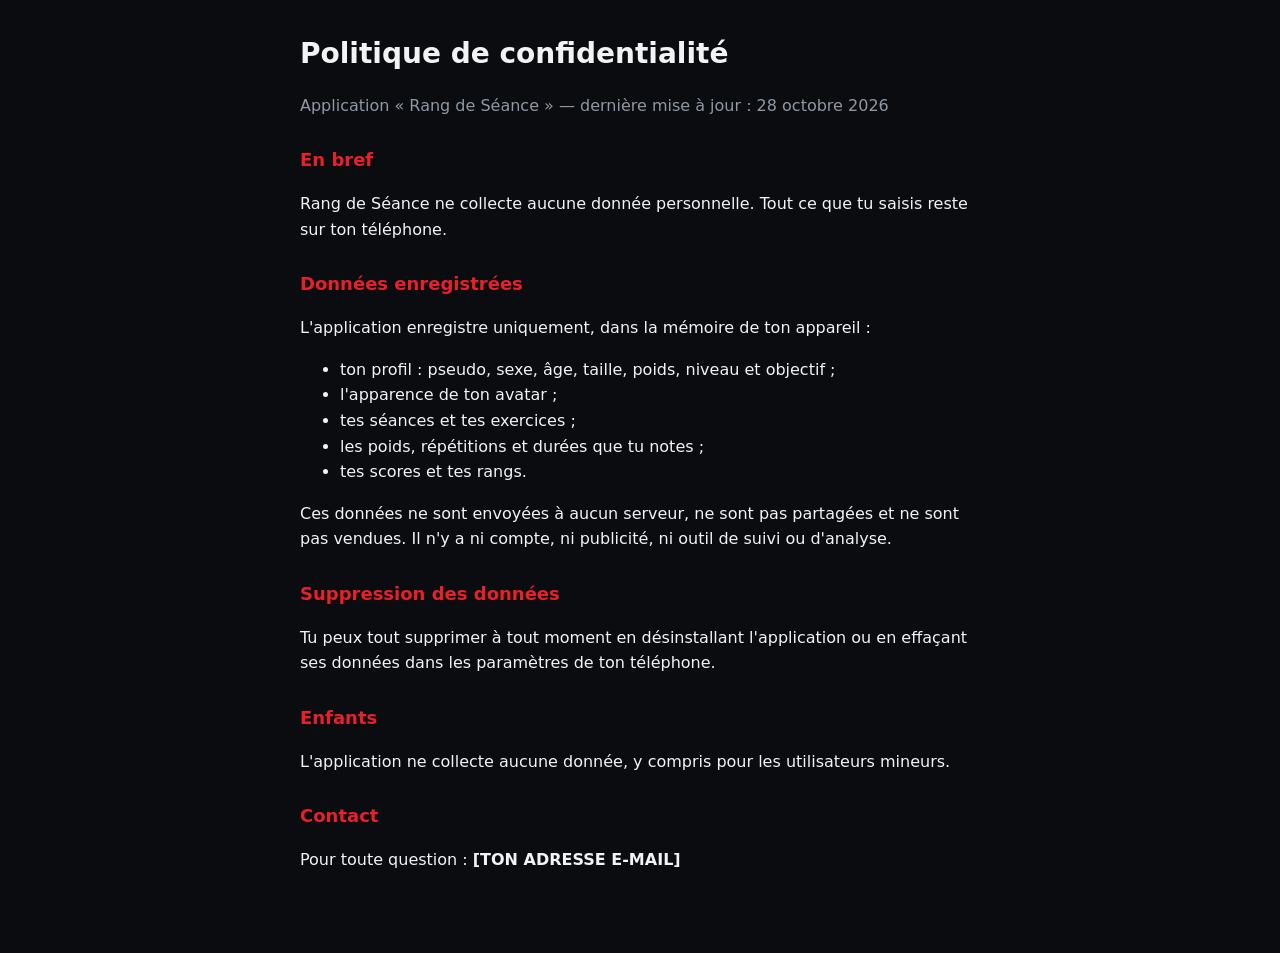
<file: privacy.html>
<!DOCTYPE html>
<html lang="fr">
<head>
<meta charset="utf-8">
<meta name="viewport" content="width=device-width, initial-scale=1">
<title>Politique de confidentialité — Rang de Séance</title>
<style>
  :root { --bg: #0b0c0f; --text: #f2f3f5; --muted: #8e98a6; --accent: #e8202a; color-scheme: dark; }
  body { background: var(--bg); color: var(--text); font-family: system-ui, -apple-system, "Segoe UI", sans-serif; line-height: 1.6; margin: 0; }
  main { max-width: 680px; margin: 0 auto; padding: 32px 16px 64px; }
  h1 { font-size: 28px; margin: 0 0 4px; }
  h2 { font-size: 18px; margin: 28px 0 6px; color: var(--accent); }
  p, li { color: var(--text); }
  .muted { color: var(--muted); }
  a { color: var(--accent); }
</style>
</head>
<body>
<main>
  <h1>Politique de confidentialité</h1>
  <p class="muted">Application « Rang de Séance » — dernière mise à jour : 28 octobre 2026</p>

  <h2>En bref</h2>
  <p>Rang de Séance ne collecte aucune donnée personnelle. Tout ce que tu saisis reste sur ton téléphone.</p>

  <h2>Données enregistrées</h2>
  <p>L'application enregistre uniquement, dans la mémoire de ton appareil :</p>
  <ul>
    <li>ton profil : pseudo, sexe, âge, taille, poids, niveau et objectif ;</li>
    <li>l'apparence de ton avatar ;</li>
    <li>tes séances et tes exercices ;</li>
    <li>les poids, répétitions et durées que tu notes ;</li>
    <li>tes scores et tes rangs.</li>
  </ul>
  <p>Ces données ne sont envoyées à aucun serveur, ne sont pas partagées et ne sont pas vendues. Il n'y a ni compte, ni publicité, ni outil de suivi ou d'analyse.</p>

  <h2>Suppression des données</h2>
  <p>Tu peux tout supprimer à tout moment en désinstallant l'application ou en effaçant ses données dans les paramètres de ton téléphone.</p>

  <h2>Enfants</h2>
  <p>L'application ne collecte aucune donnée, y compris pour les utilisateurs mineurs.</p>

  <h2>Contact</h2>
  <p>Pour toute question : <strong>[TON ADRESSE E-MAIL]</strong></p>
</main>
</body>
</html>
</file>
<file: fonts/fonts.css>
@font-face { font-family: "Barlow Condensed"; font-style: normal; font-weight: 600; font-display: swap; src: url("barlow-condensed-latin-600-normal.woff2") format("woff2"); }
@font-face { font-family: "Barlow Condensed"; font-style: normal; font-weight: 700; font-display: swap; src: url("barlow-condensed-latin-700-normal.woff2") format("woff2"); }
@font-face { font-family: "Barlow Condensed"; font-style: normal; font-weight: 800; font-display: swap; src: url("barlow-condensed-latin-800-normal.woff2") format("woff2"); }
@font-face { font-family: "Barlow"; font-style: normal; font-weight: 400; font-display: swap; src: url("barlow-latin-400-normal.woff2") format("woff2"); }
@font-face { font-family: "Barlow"; font-style: normal; font-weight: 500; font-display: swap; src: url("barlow-latin-500-normal.woff2") format("woff2"); }
@font-face { font-family: "Barlow"; font-style: normal; font-weight: 600; font-display: swap; src: url("barlow-latin-600-normal.woff2") format("woff2"); }
@font-face { font-family: "Barlow"; font-style: normal; font-weight: 700; font-display: swap; src: url("barlow-latin-700-normal.woff2") format("woff2"); }
</file>
